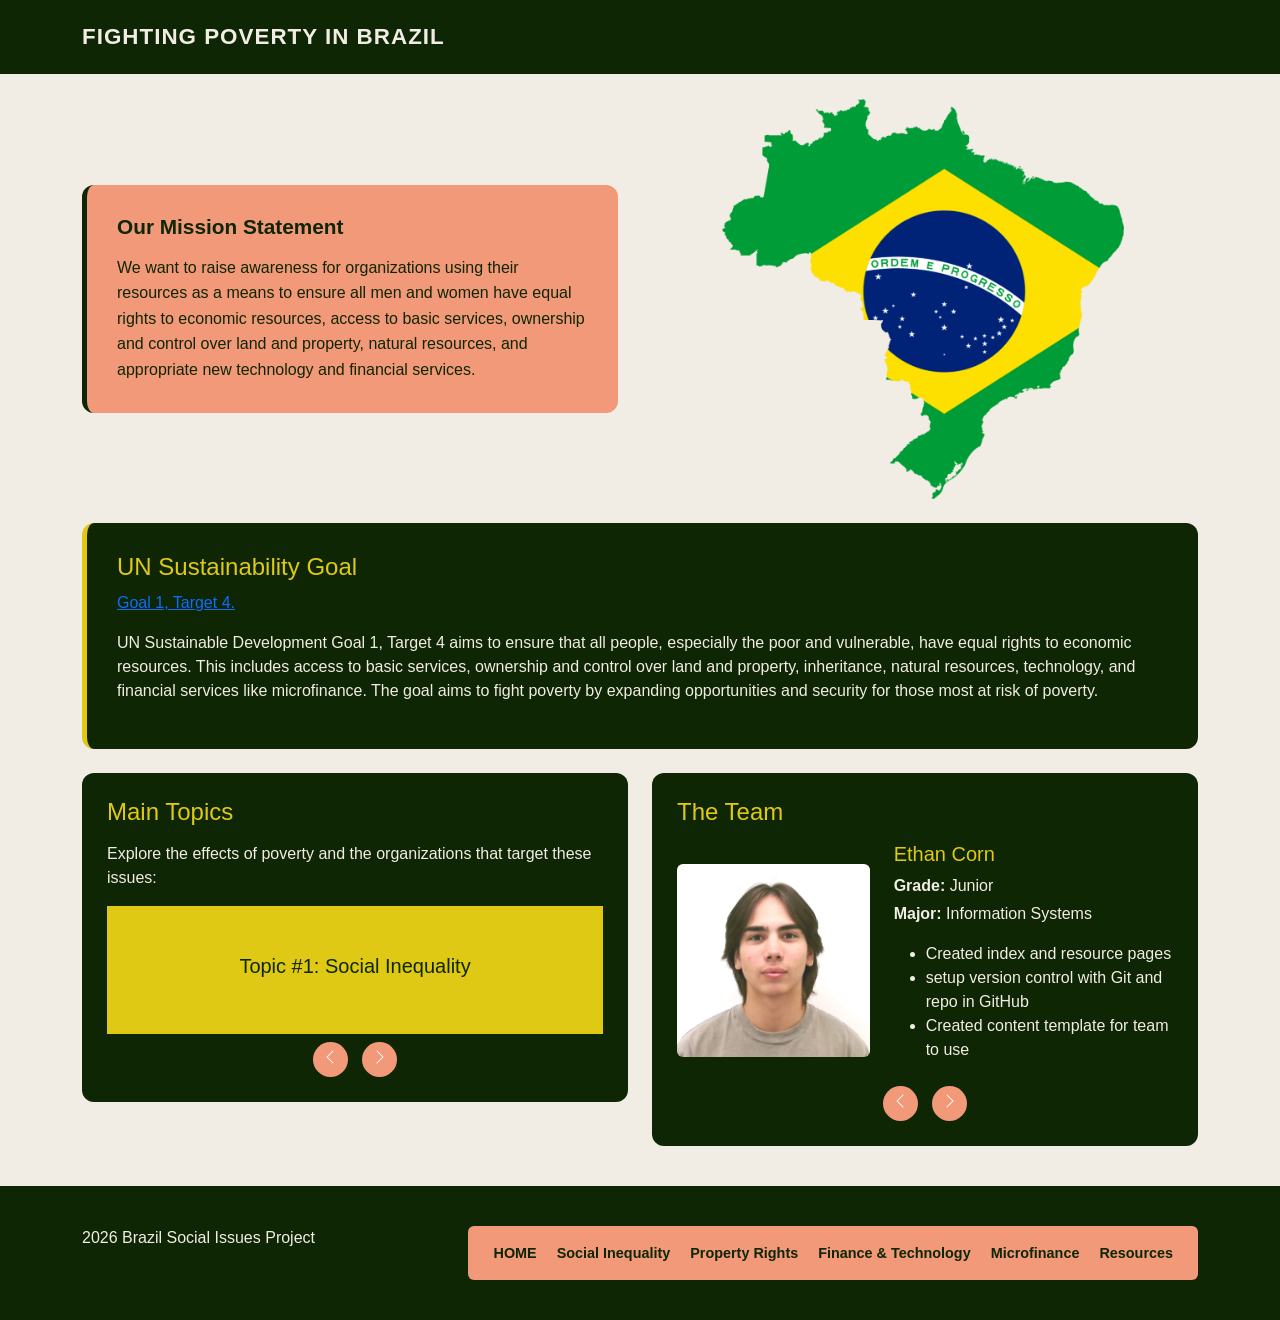
<file: index.html>
<!DOCTYPE html>
<html lang="en">
<head>
    <meta charset="UTF-8">
    <meta name="viewport" content="width=device-width, initial-scale=1.0">
    <title>Poverty In Brazil</title>
    <!-- Bootstrap 5 CSS -->
    <link href="https://cdn.jsdelivr.net/npm/bootstrap@5.3.0/dist/css/bootstrap.min.css" rel="stylesheet">
    <!-- Custom Style -->
    <link rel="stylesheet" href="css/style.css">
</head>
<body>

    <!-- Nav Bar -->
    <nav class="navbar navbar-expand-lg">
        <div class="container">
            <a class="navbar-brand" href="index.html">FIGHTING POVERTY IN BRAZIL</a>
        </div>
    </nav>

    <div class="container">
        <div class="hero-mission-wrapper">
            <!-- Mission statement-->
            <div class="mission-statement">
                <h3 class="text-dark-green">Our Mission Statement</h3>
                <p>We want to raise awareness for organizations using their resources as a means to ensure all men and women
                    have equal rights to economic resources, access to basic services,
                    ownership and control over land and property, natural resources, and appropriate 
                    new technology and financial services.
                </p>
            </div>

            <!-- Hero section | deprecated but leaving this here just in case-->
            <div class="hero-section">
            </div>
        </div>

        <!-- UN goal text box -->
        <div class="un-goal-box mt-4">
            <h4>UN Sustainability Goal</h4>
            <p><a href = "https://sdgs.un.org/goals/goal1#targets_and_indicators">Goal 1, Target 4.</a></p>
            <p>UN Sustainable Development Goal 1, Target 4 aims to ensure that all people,
                especially the poor and vulnerable, have equal rights to economic resources.
                This includes access to basic services, ownership and control over land and property,
                inheritance, natural resources, technology, and financial services like microfinance.
                The goal aims to fight poverty by expanding opportunities and security for those most at risk of poverty.</p>
        </div>

        <!-- Main Content Area -->
        <div class="row mt-4">
            <!-- this is the content carousel that links to the other pages-->
            <div class="col-lg-6">
                <div class="content-box">
                    <h4>Main Topics</h4>
                    <p>Explore the effects of poverty and the organizations that target these issues: </p>
                    <div id="topicCarousel" class="carousel slide" data-bs-ride="carousel">
                        <div class="carousel-inner">
                            <div class="carousel-item active">
                                <a href="page1.html">
                                    <div class="p-5 text-center bg-warning text-dark-green rounded-20" style="background-color: var(--yellow) !important;">
                                        <h5>Topic #1: Social Inequality</h5>
                                    </div>
                                </a>
                            </div>
                            <div class="carousel-item">
                                <a href="page2.html">
                                    <div class="p-5 text-center bg-warning text-dark-green rounded-20" style="background-color: var(--yellow) !important;">
                                        <h5>Topic #2: Property Rights</h5>
                                    </div>
                                </a>
                            </div>
                            <!-- More items as needed ensure that you rename the pages if you copy and paste -->

                                <div class="carousel-item">
                                <a href="page3.html">
                                    <div class="p-5 text-center bg-warning text-dark-green rounded-20" style="background-color: var(--yellow) !important;">
                                        <h5>Topic #3: Finance & Technology</h5>
                                    </div>
                                </a>
                            </div>
                                <div class="carousel-item">
                                <a href="page4.html">
                                    <div class="p-5 text-center bg-warning text-dark-green rounded-20" style="background-color: var(--yellow) !important;">
                                        <h5>Topic #4: Microfinance</h5>
                                    </div>
                                </a>
                            </div>
                                <div class="carousel-item">
                                <a href="resources.html">
                                    <div class="p-5 text-center bg-warning text-dark-green rounded-20" style="background-color: var(--yellow) !important;">
                                        <h5>Resources</h5>
                                    </div>
                                </a>
                            </div>
                        </div>
                    </div>
                    <!-- Arrows below carousel -->
                    <div class="text-center mt-2">
                        <button class="carousel-control-prev" type="button" data-bs-target="#topicCarousel" data-bs-slide="prev">
                            <span class="carousel-control-prev-icon" aria-hidden="true"></span>
                        </button>
                        <button class="carousel-control-next" type="button" data-bs-target="#topicCarousel" data-bs-slide="next">
                            <span class="carousel-control-next-icon" aria-hidden="true"></span>
                        </button>
                    </div>
                </div>
            </div>

            <!-- Team Carousel -->
            <div class="col-lg-6">
                <div class="team-box">
                    <h4>The Team</h4>
                    <div id="teamCarousel" class="carousel slide" data-bs-interval="false">
                        <div class="carousel-inner">
                            <!-- Member 1-->
                            <div class="carousel-item active">
                                <div class="row align-items-center">
                                    <div class="col-5">
                                        <img src="images/index/ethan_corn_headshot_infs2400.jpg" class="img-fluid rounded" alt="Ethan Corn">
                                    </div>
                                    <div class="col-7">
                                        <h5 class="text-yellow">Ethan Corn</h5>
                                        <p class="mb-1"><strong>Grade:</strong> Junior </p>
                                        <p><strong>Major:</strong> Information Systems</p>
                                        <p class="small mt-2">
                                            <ul>
                                                <li>Created index and resource pages</li>
                                                <li>setup version control with Git and repo in GitHub</li>
                                                <li>Created content template for team to use</li>
                                            </ul>
                                            </p>
                                    </div>
                                </div>
                            </div>
                            <!-- Member 2 -->
                            <div class="carousel-item">
                                <div class="row align-items-center">
                                    <div class="col-5">
                                        <img src="images/index/IMG_2438.jpg" class="img-fluid rounded" alt="Aidan Hutson">
                                    </div>
                                    <div class="col-7">
                                        <h5 class="text-yellow">Aidan Hutson</h5>
                                        <p class="mb-1"><strong>Grade:</strong> Sophomore</p>
                                        <p><strong>Major:</strong> Information Systems</p>
                                        <p class="small mt-2">
                                            <ul>
                                                <li>Created page 1 and page 2 of this website</li>
                                                <li>Helped to divide the tasks among us</li>
                                                <li>Created the design inspiration powerpoint</li>
                                                <li>Helped identify core audience and values for the website</li>
                                            </ul>
                                        </p>
                                    </div>
                                </div>
                            </div>
                            <!-- Member 3 -->
                            <div class="carousel-item">
                                <div class="row align-items-center">
                                    <div class="col-5">
                                        <img src="images/index/justin_kostmayer_headshot_infs2400.jpeg" class="img-fluid rounded" alt="Justin Kostmayer">
                                    </div>
                                    <div class="col-7">
                                        <h5 class="text-yellow">Justin Kostmayer</h5>
                                        <p class="mb-1"><strong>Grade:</strong> Sophomore</p>
                                        <p><strong>Major:</strong> Information Systems</p>
                                        <p class="small mt-2">
                                            <ul>
                                                <li>Created page 3 and page 4. </li>
                                                <li>Helped present the presentation video</li>
                                                <li>Managed writing the ten design principles to help with site design.</li>
                                                <li>Organized team meetings & notes</li>
                                            </ul>
                                        </p>
                                        </div>
                                </div>
                            </div>
                            <!-- Member 4 -->
                            <div class="carousel-item">
                                <div class="row align-items-center">
                                    <div class="col-5">
                                        <img src="images/index/engy_nagib_headshot_infs_2400.jpeg" class="img-fluid rounded" alt="Member 4">
                                    </div>
                                    <div class="col-7">
                                        <h5 class="text-yellow">Engy Nagib</h5>
                                        <p class="mb-1"><strong>Grade:</strong> Freshman</p>
                                        <p><strong>Major:</strong> Information Systems</p>
                                        <p class="small mt-2">
                                            <ul>
                                                <li>Design</li>
                                                <li>formatting</li>
                                                <li>ensuring project stayed within scope of proposal</li>
                                            </ul>
                                        </p>
                                    </div>
                                </div>
                            </div>
                        </div>
                    </div>
                    <!-- Arrows below -->
                    <div class="text-center mt-2">
                        <button class="carousel-control-prev" type="button" data-bs-target="#teamCarousel" data-bs-slide="prev">
                            <span class="carousel-control-prev-icon" aria-hidden="true"></span>
                        </button>
                        <button class="carousel-control-next" type="button" data-bs-target="#teamCarousel" data-bs-slide="next">
                            <span class="carousel-control-next-icon" aria-hidden="true"></span>
                        </button>
                    </div>
                </div>
            </div>
        </div>
    </div>

    <!-- Footer -->
    <footer>
        <div class="container clearfix">
            <p class="float-start">2026 Brazil Social Issues Project</p>
            <div class="footer-nav-box">
                <ul class="d-flex align-items-center mb-0">
                    <li><a href="index.html">HOME</a></li>
                    <li><a href="page1.html">Social Inequality</a></li>
                    <li><a href="page2.html">Property Rights</a></li>
                    <li><a href="page3.html">Finance & Technology</a></li>
                    <li><a href="page4.html">Microfinance</a></li>
                    <li><a href="resources.html">Resources</a></li>
                </ul>
            </div>
        </div>
    </footer>
    <!-- Bootstrap 5 JS Bundle -->
    <script src="https://cdn.jsdelivr.net/npm/bootstrap@5.3.0/dist/js/bootstrap.bundle.min.js"></script>

</body>
</html>
</file>
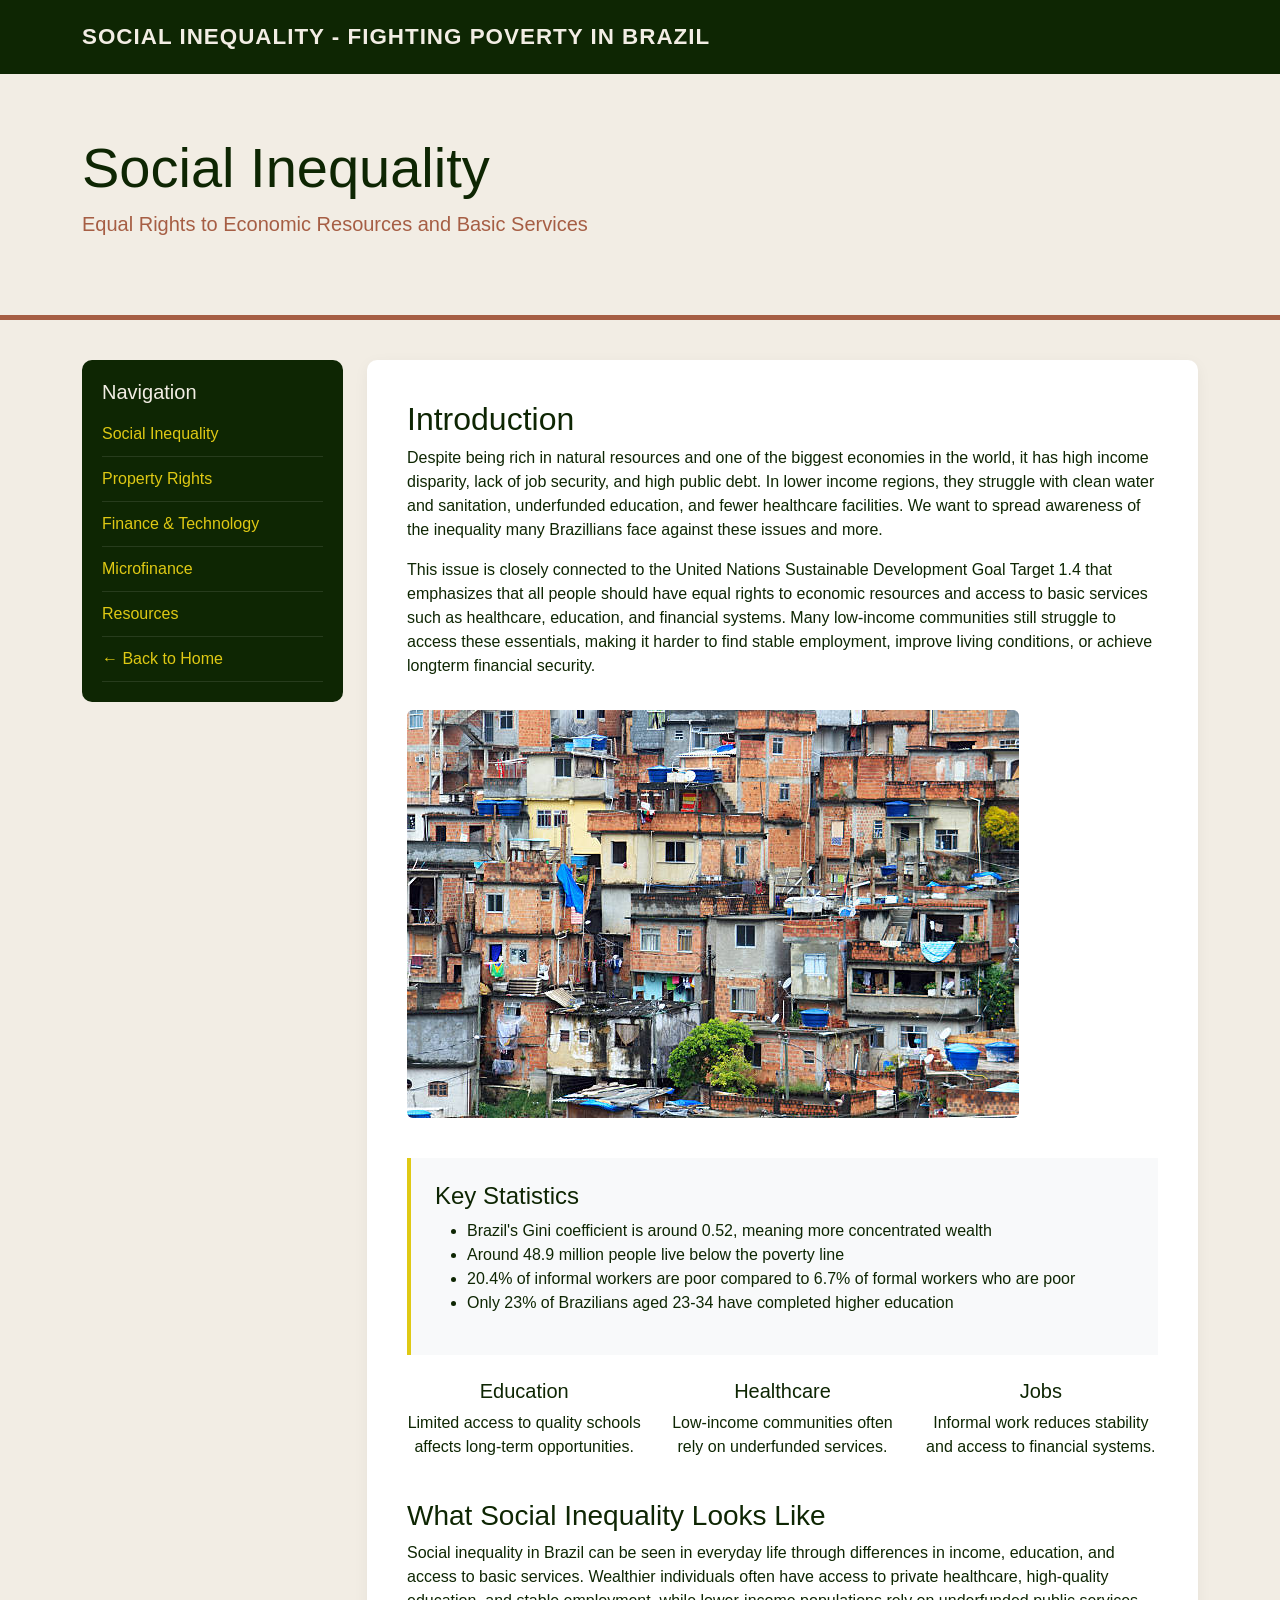
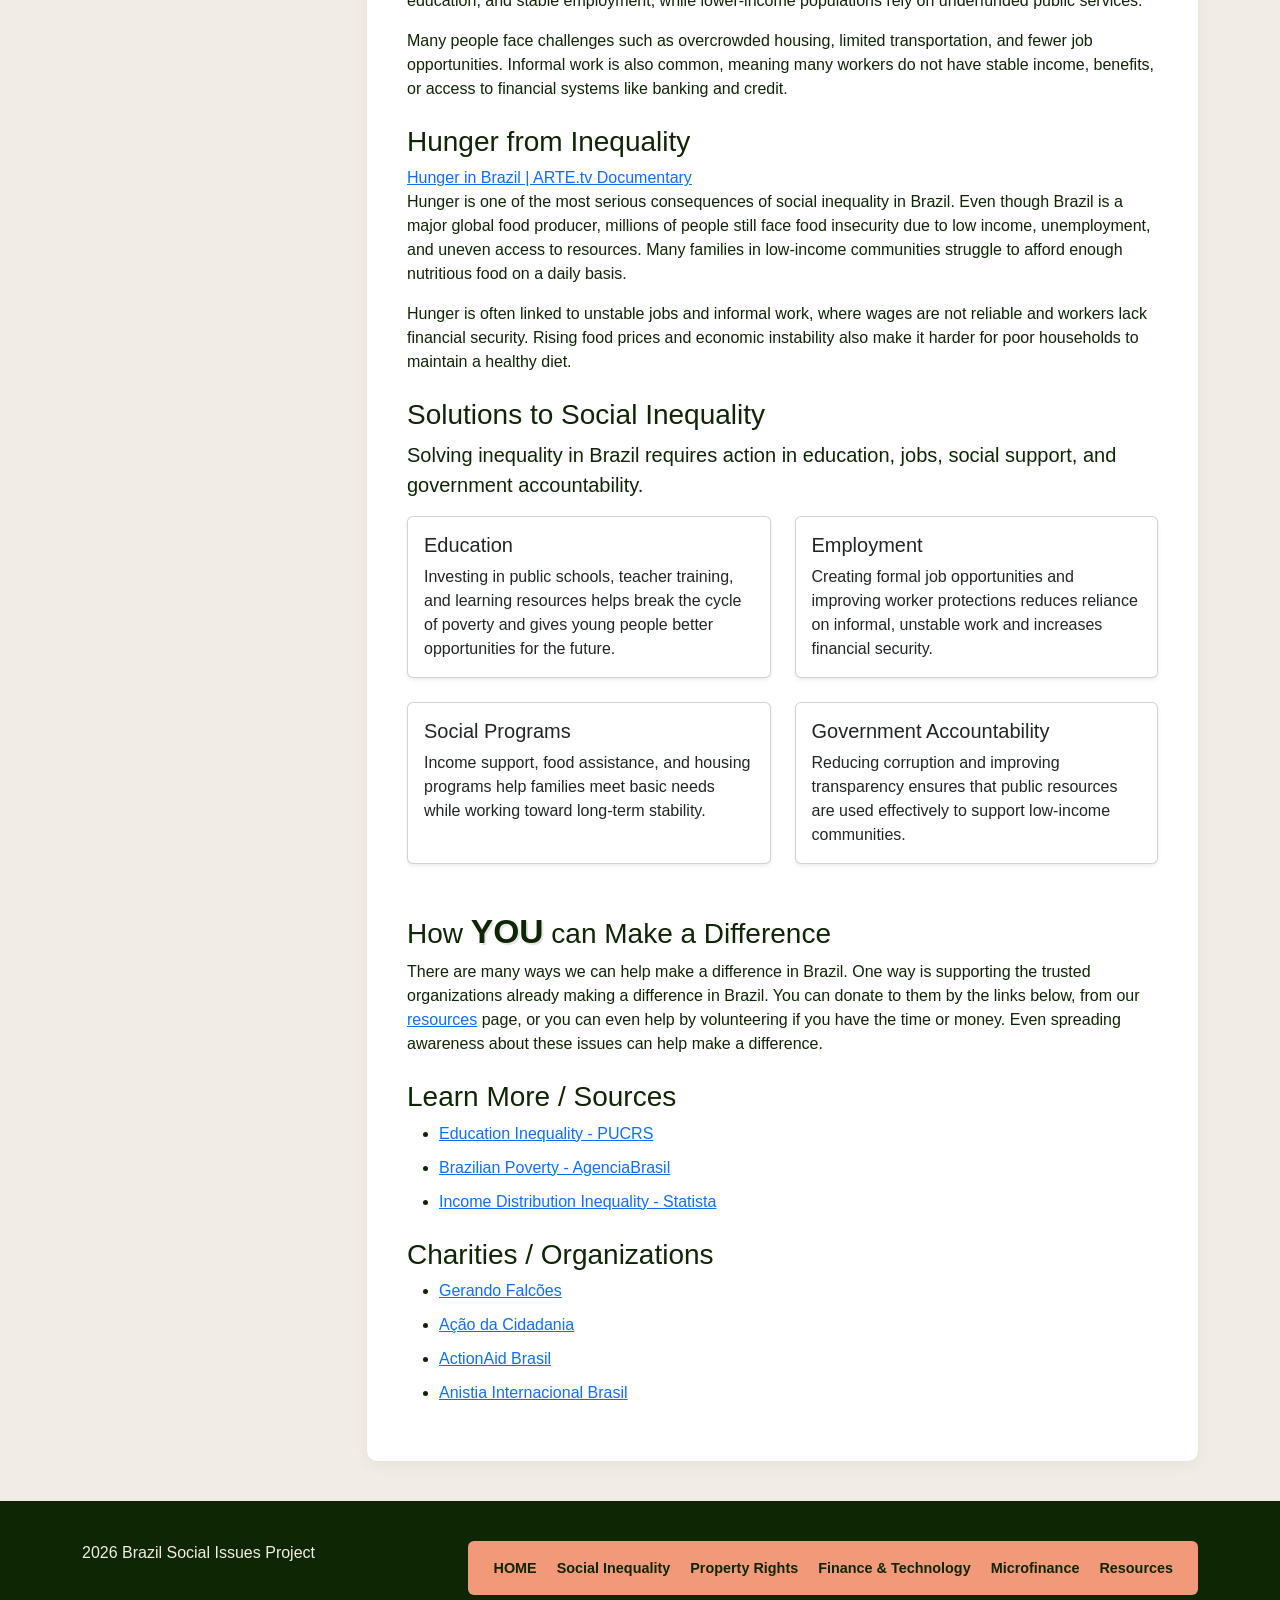
<file: page1.html>
<head>
<!--have equal rights to economic resources, as well as access to basic services,-->

    <meta charset="UTF-8">
    <meta name="viewport" content="width=device-width, initial-scale=1.0">
    <title>Social Inequality</title>
    <!-- Bootstrap 5 CSS -->
    <link href="https://cdn.jsdelivr.net/npm/bootstrap@5.3.0/dist/css/bootstrap.min.css" rel="stylesheet">
    
    <link rel="stylesheet" href="css/style.css">
    <link rel="stylesheet" href="css/stylepages.css">
</head>
<body>

    <!-- Nav Bar -->
    <nav class="navbar navbar-expand-lg">
        <div class="container">
            <a class="navbar-brand" href="index.html">SOCIAL INEQUALITY - FIGHTING POVERTY IN BRAZIL</a>
        </div>
    </nav>

    <!-- Header Banner -->
    <header class="header-banner">
        <div class="container">
            <h1 class="display-4">Social Inequality</h1>
            <p class="lead" style="color: var(--rust);">Equal Rights to Economic Resources and Basic Services</p>
        </div>
        
        
    </header>
    
    <div class="container">
        <div class="row">
            <!-- Sidebar -->
            <div class="col-md-3">
            <div class="sidebar-nav sticky-sidebar">
                <h5>Navigation</h5>
                <a href="page1.html">Social Inequality</a>
                <a href="page2.html">Property Rights</a>
                <a href="page3.html">Finance & Technology</a>
                <a href="page4.html">Microfinance</a>
                <a href="resources.html">Resources</a>
                <a href="index.html">← Back to Home</a>
            </div>
        </div>
    
        
            <!-- Main Content -->
            <div class="col-md-9">
                <div class="content-main">
                    <h2 class="text-dark-green">Introduction</h2>
                    <p>

                        Despite being rich in natural resources and one of the biggest economies in the world, it has high income disparity, lack of job security, and
                        high public debt. In lower income regions, they struggle with clean water and sanitation, underfunded education, and fewer healthcare facilities. 
                        We want to spread awareness of the inequality many Brazillians face against these issues and more. 
                    </p>
                    <p>
                        This issue is closely connected to the United Nations Sustainable Development Goal
                        Target 1.4 that emphasizes that all people should have equal rights to economic
                        resources and access to basic services such as healthcare, education, and financial
                        systems. Many low-income communities still struggle to access these
                        essentials, making it harder to find stable employment, improve living conditions,
                        or achieve longterm financial security.
                    </p>
                    <img class="img-fluid rounded my-3" src="images\gettyimages-135379850-612x612.jpg" alt="Brazil Houses">
            
                    <div class="my-4 p-4 bg-light border-start border-4 border-warning" style="border-left-color: var(--yellow) !important;">
                        <h4>Key Statistics</h4>
                        <ul>
                            <li>Brazil's Gini coefficient is around 0.52, meaning more concentrated wealth</li>
                            <li>Around 48.9 million people live below the poverty line</li>
                            <li>20.4% of informal workers are poor compared to 6.7% of formal workers who are poor</li>
                            <li>Only 23% of Brazilians aged 23-34 have completed higher education</li>
                        </ul>
                    </div>
                    <div class="row text-center my-4">
                    <div class="col-md-4">
                            <h5>Education</h5>
                            <p>Limited access to quality schools affects long-term opportunities.</p>
                        </div>

                        <div class="col-md-4">
                            <h5>Healthcare</h5>
                            <p>Low-income communities often rely on underfunded services.</p>
                        </div>

                        <div class="col-md-4">
                            <h5>Jobs</h5>
                            <p>Informal work reduces stability and access to financial systems.</p>
                        </div>
                    </div>
                    <h3 class="mt-4">What Social Inequality Looks Like</h3>
                    
                    <p>
                    Social inequality in Brazil can be seen in everyday life through differences in
                    income, education, and access to basic services. Wealthier individuals often have
                    access to private healthcare, high-quality education, and stable employment,
                    while lower-income populations rely on underfunded public services.
                    </p>
                    <p>
                        Many people face challenges such as overcrowded housing,
                        limited transportation, and fewer job opportunities. Informal work is also common,
                        meaning many workers do not have stable income, benefits, or access to financial
                        systems like banking and credit. 
                    </p>

                    <h3 class="mt-4">Hunger from Inequality</h3>
                    <a href="https://www.google.com/url?sa=t&source=web&rct=j&opi=89978449&url=https://www.youtube.com/watch%3Fv%3Dj1FjqXwGVdw&ved=2ahUKEwjc4On76o-UAxU0j4kEHQNkIJIQ3aoNegQIGBAU&usg=AOvVaw1q1cuC0QoTQ24kGcZwEmFx" target="_blank">Hunger in Brazil | ARTE.tv Documentary</a>
                    <br>
                    <p>
                        Hunger is one of the most serious consequences of social inequality in Brazil. 
                        Even though Brazil is a major global food producer, millions of people still face 
                        food insecurity due to low income, unemployment, and uneven access to resources. Many families in low-income communities
                        struggle to afford enough nutritious food on a daily basis.
                    </p>
                    <p>
                    Hunger is often linked to unstable jobs and informal work, 
                    where wages are not reliable and workers lack
                    financial security. Rising food prices and economic instability also make it harder for poor households to maintain a healthy diet.
                    </p>

                    <h3 class="mt-4">Solutions to Social Inequality</h3>

                    <p class="lead">
                    Solving inequality in Brazil requires action in education, jobs, social support, and government accountability.
                    </p>

                    <div class="row mt-3">

                    <div class="col-md-6 mb-4">
                        <div class="card h-100 shadow-sm">
                        <div class="card-body">
                            <h5 class="card-title">Education</h5>
                            <p class="card-text">
                            Investing in public schools, teacher training, and learning resources helps break the cycle of poverty and gives young people better opportunities for the future.
                            </p>
                        </div>
                        </div>
                    </div>


                    <div class="col-md-6 mb-4">
                        <div class="card h-100 shadow-sm">
                        <div class="card-body">
                            <h5 class="card-title">Employment</h5>
                            <p class="card-text">
                            Creating formal job opportunities and improving worker protections reduces reliance on informal, unstable work and increases financial security.
                            </p>
                        </div>
                        </div>
                    </div>


                    <div class="col-md-6 mb-4">
                        <div class="card h-100 shadow-sm">
                        <div class="card-body">
                            <h5 class="card-title">Social Programs</h5>
                            <p class="card-text">
                            Income support, food assistance, and housing programs help families meet basic needs while working toward long-term stability.
                            </p>
                        </div>
                        </div>
                    </div>

                    <div class="col-md-6 mb-4">
                        <div class="card h-100 shadow-sm">
                        <div class="card-body">
                            <h5 class="card-title">Government Accountability</h5>
                            <p class="card-text">
                            Reducing corruption and improving transparency ensures that public resources are used effectively to support low-income communities.
                            </p>
                        </div>
                        </div>
                    </div>
                    </div>

                    <h3 class="mt-4">How <span class="highlight-you">YOU</span> can Make a Difference</h3>
                    <p>
                                    
                        There are many ways we can help make a difference in Brazil. One way is supporting the trusted organizations already making
                        a difference in Brazil. You can donate to them by the links below, 
                        from our <a href="resources.html">resources</a> page, or you can even help by volunteering if you have the time 
                        or money. Even spreading awareness about these issues can help make a difference.
                    </p>

                    <h3 class="mt-4">Learn More / Sources</h3>
                    <ul class="links-list">
                    <li>
                        <a href="https://portal.pucrs.br/en/news/social-impact/Reducing-inequalities-in-access-to-higher-education-is-losing-steam--PUCRS-research-shows/" target="_blank">
                            Education Inequality - PUCRS
                        </a>
                    </li>
                    <li>
                        <a href="https://agenciabrasil.ebc.com.br/en/economia/noticia/2025-12/over-86-million-escape-poverty-brazil-hits-best-level-2012" target="_blank">
                            Brazilian Poverty - AgenciaBrasil
                        </a>
                    </li>
                    <li>
                        <a href="https://www.statista.com/statistics/981226/income-distribution-gini-coefficient-brazil/#google_vignette" target="_blank">
                            Income Distribution Inequality - Statista
                        </a>
                    </li>
                    </ul>
                    <h3 class="mt-4">Charities / Organizations</h3>
                    <ul class="links-list">
                        <li><a href="https://gerandofalcoes.com/" target="_blank">Gerando Falcões</a></li>
                        <li><a href="https://www.acaodacidadania.org.br/" target="_blank">Ação da Cidadania</a></li>
                        <li><a href="https://www.right2city.org/organizations/aab/" target="_blank">ActionAid Brasil</a></li>
                        <li><a href="https://anistia.org.br/" target="_blank">Anistia Internacional Brasil</a></li>
                    </ul>





                </div>
            </div>
        </div>
    </div>
    
    <!-- Footer -->
    <footer>
        <div class="container clearfix">
            <p class="float-start">2026 Brazil Social Issues Project</p>
            <div class="footer-nav-box">
                <ul class="d-flex align-items-center mb-0">
                    <li><a href="index.html">HOME</a></li>
                    <li><a href="page1.html">Social Inequality</a></li>
                    <li><a href="page2.html">Property Rights</a></li>
                    <li><a href="page3.html">Finance & Technology</a></li>
                    <li><a href="page4.html">Microfinance</a></li>
                    <li><a href="resources.html">Resources</a></li>
                </ul>
            </div>
        </div>
    </footer>
    
    <!-- Bootstrap 5 JS -->
    <script src="https://cdn.jsdelivr.net/npm/bootstrap@5.3.0/dist/js/bootstrap.bundle.min.js"></script>
</body>
</html>
</file>
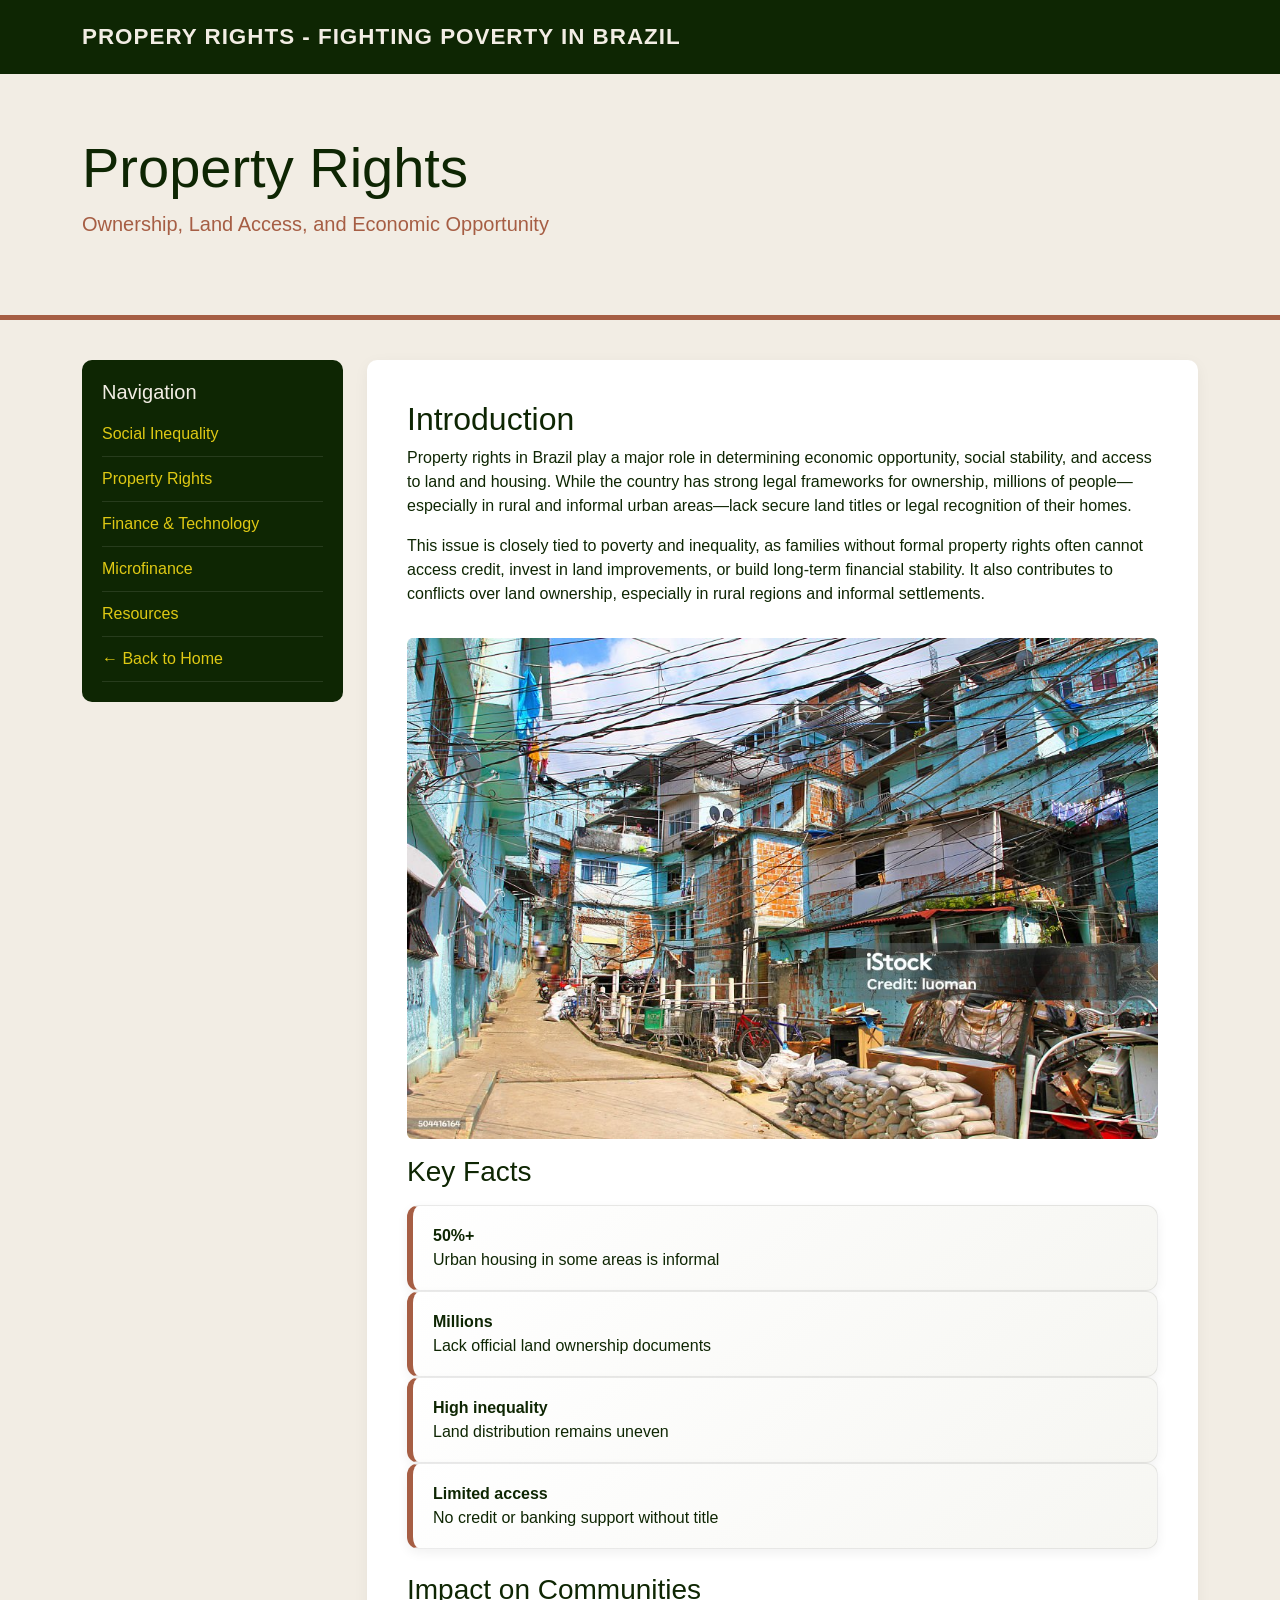
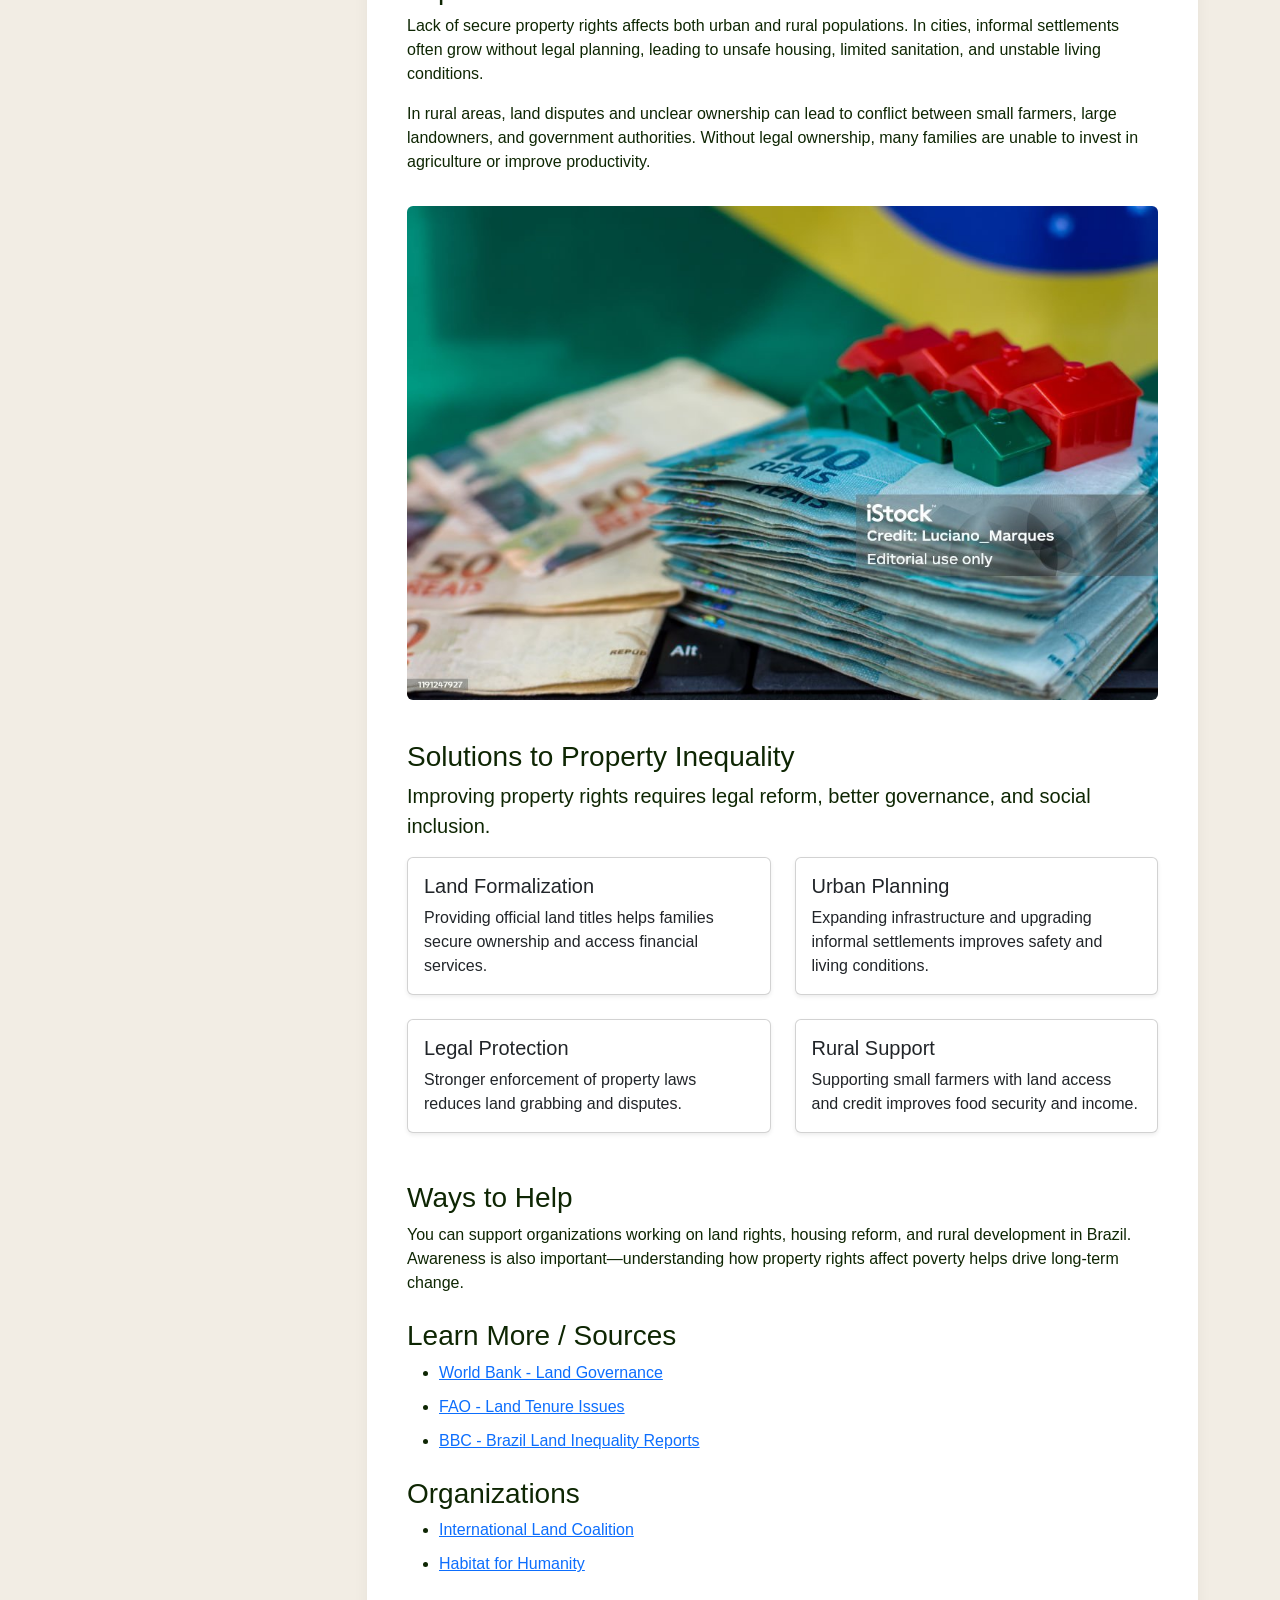
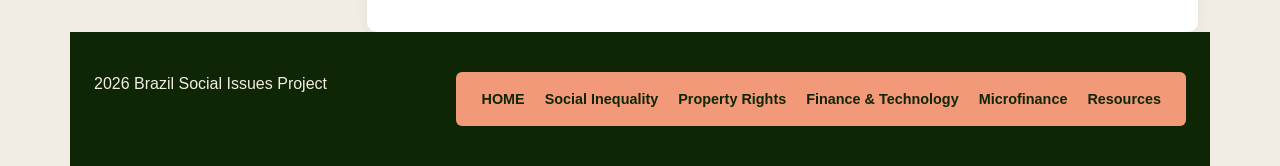
<file: page2.html>
<!DOCTYPE html>
<html lang="en">
<head>
    <!-- ownership and control over land and other forms of property, inheritance, natural resources -->
    <meta charset="UTF-8">
    <meta name="viewport" content="width=device-width, initial-scale=1.0">
    <title>Property Rights - Brazil Social Issues</title>

    <!-- Bootstrap 5 CSS -->
    <link href="https://cdn.jsdelivr.net/npm/bootstrap@5.3.0/dist/css/bootstrap.min.css" rel="stylesheet">

    <!-- Custom Style -->
    <link rel="stylesheet" href="css/style.css">
    <link rel="stylesheet" href="css/stylepages.css">
    
</head>

<body>

<!-- Nav Bar -->
    <nav class="navbar navbar-expand-lg">
        <div class="container">
            <a class="navbar-brand" href="index.html">PROPERY RIGHTS - FIGHTING POVERTY IN BRAZIL</a>
        </div>
    </nav>

<!-- HEADER -->
<header class="header-banner">
    <div class="container">
        <h1 class="display-4">Property Rights</h1>
        <p class="lead" style="color: var(--rust);">
            Ownership, Land Access, and Economic Opportunity
        </p>
    </div>
</header>

<div class="container">
    <div class="row">

        <div class="container">
        <div class="row">
            <!-- Sidebar -->
            <div class="col-md-3">
            <div class="sidebar-nav sticky-sidebar">
                <h5>Navigation</h5>
                <a href="page1.html">Social Inequality</a>
                <a href="page2.html">Property Rights</a>
                <a href="page3.html">Finance & Technology</a>
                <a href="page4.html">Microfinance</a>
                <a href="resources.html">Resources</a>
                <a href="index.html">← Back to Home</a>
            </div>
        </div>
            

        <!-- MAIN CONTENT -->
        <div class="col-md-9">
            <div class="content-main">

                <h2 class="text-dark-green">Introduction</h2>
                <p>
                    Property rights in Brazil play a major role in determining economic opportunity,
                    social stability, and access to land and housing. While the country has strong legal
                    frameworks for ownership, millions of people—especially in rural and informal urban
                    areas—lack secure land titles or legal recognition of their homes.
                </p>

                <p>
                    This issue is closely tied to poverty and inequality, as families without formal property
                    rights often cannot access credit, invest in land improvements, or build long-term financial stability.
                    It also contributes to conflicts over land ownership, especially in rural regions and informal settlements.
                </p>

                <img class="img-fluid rounded my-3"
                     src="images\istockphoto-504416164-1024x1024.jpg"
                     alt="Brazil informal housing and land settlement">

                <div class="section-box">
                <h3 class="highlight-title">Key Facts</h3>

                <div class="stats-grid mt-3">

                    <div class="stat-box">
                        <b>50%+</b><br>
                        Urban housing in some areas is informal
                    </div>

                    <div class="stat-box">
                        <b>Millions</b><br>
                        Lack official land ownership documents
                    </div>

                    <div class="stat-box">
                        <b>High inequality</b><br>
                        Land distribution remains uneven
                    </div>

                    <div class="stat-box">
                        <b>Limited access</b><br>
                        No credit or banking support without title
                    </div>

                </div>
            </div>

                
                <h3 class="mt-4">Impact on Communities</h3>
                <p>
                    Lack of secure property rights affects both urban and rural populations. In cities,
                    informal settlements often grow without legal planning, leading to unsafe housing,
                    limited sanitation, and unstable living conditions.
                </p>

                <p>
                    In rural areas, land disputes and unclear ownership can lead to conflict between small farmers,
                    large landowners, and government authorities. Without legal ownership, many families are unable to
                    invest in agriculture or improve productivity.
                </p>

                
                <img src=images\istockphoto-1191247927-1024x1024.jpg
                     class="img-fluid rounded my-3"
                     alt="Property Rights Brazil">

                
                <h3 class="mt-4">Solutions to Property Inequality</h3>

                <p class="lead">
                    Improving property rights requires legal reform, better governance, and social inclusion.
                </p>

                <div class="row mt-3">

                    <div class="col-md-6 mb-4">
                        <div class="card h-100 shadow-sm">
                            <div class="card-body">
                                <h5 class="card-title">Land Formalization</h5>
                                <p class="card-text">
                                    Providing official land titles helps families secure ownership and access financial services.
                                </p>
                            </div>
                        </div>
                    </div>

                    <div class="col-md-6 mb-4">
                        <div class="card h-100 shadow-sm">
                            <div class="card-body">
                                <h5 class="card-title">Urban Planning</h5>
                                <p class="card-text">
                                    Expanding infrastructure and upgrading informal settlements improves safety and living conditions.
                                </p>
                            </div>
                        </div>
                    </div>

                    <div class="col-md-6 mb-4">
                        <div class="card h-100 shadow-sm">
                            <div class="card-body">
                                <h5 class="card-title">Legal Protection</h5>
                                <p class="card-text">
                                    Stronger enforcement of property laws reduces land grabbing and disputes.
                                </p>
                            </div>
                        </div>
                    </div>

                    <div class="col-md-6 mb-4">
                        <div class="card h-100 shadow-sm">
                            <div class="card-body">
                                <h5 class="card-title">Rural Support</h5>
                                <p class="card-text">
                                    Supporting small farmers with land access and credit improves food security and income.
                                </p>
                            </div>
                        </div>
                    </div>

                </div>

                <!-- CALL TO ACTION -->
                <h3 class="mt-4">Ways to Help</h3>
                <p>
                    You can support organizations working on land rights, housing reform, and rural development in Brazil.
                    Awareness is also important—understanding how property rights affect poverty helps drive long-term change.
                </p>

                <!-- SOURCES -->
                <h3 class="mt-4">Learn More / Sources</h3>
                <ul class="links-list">
                    <li><a href="https://www.worldbank.org/" target="_blank">World Bank - Land Governance</a></li>
                    <li><a href="https://www.fao.org/" target="_blank">FAO - Land Tenure Issues</a></li>
                    <li><a href="https://www.bbc.com/" target="_blank">BBC - Brazil Land Inequality Reports</a></li>
                </ul>

                <!-- ORGANIZATIONS -->
                <h3 class="mt-4">Organizations</h3>
                <ul class="links-list">
                    <li><a href="https://www.landcoalition.org/" target="_blank">International Land Coalition</a></li>
                    <li><a href="https://www.habitat.org/" target="_blank">Habitat for Humanity</a></li>
                </ul>

            </div>
        </div>
    </div>
</div>

<!-- FOOTER -->
    <footer>
        <div class="container clearfix">
            <p class="float-start">2026 Brazil Social Issues Project</p>
            <div class="footer-nav-box">
                <ul class="d-flex align-items-center mb-0">
                    <li><a href="index.html">HOME</a></li>
                    <li><a href="page1.html">Social Inequality</a></li>
                    <li><a href="page2.html">Property Rights</a></li>
                    <li><a href="page3.html">Finance & Technology</a></li>
                    <li><a href="page4.html">Microfinance</a></li>
                    <li><a href="resources.html">Resources</a></li>
                </ul>
            </div>
        </div>
    </footer>
<!-- Bootstrap JS -->
<script src="https://cdn.jsdelivr.net/npm/bootstrap@5.3.0/dist/js/bootstrap.bundle.min.js"></script>

</body>
</html>
</file>
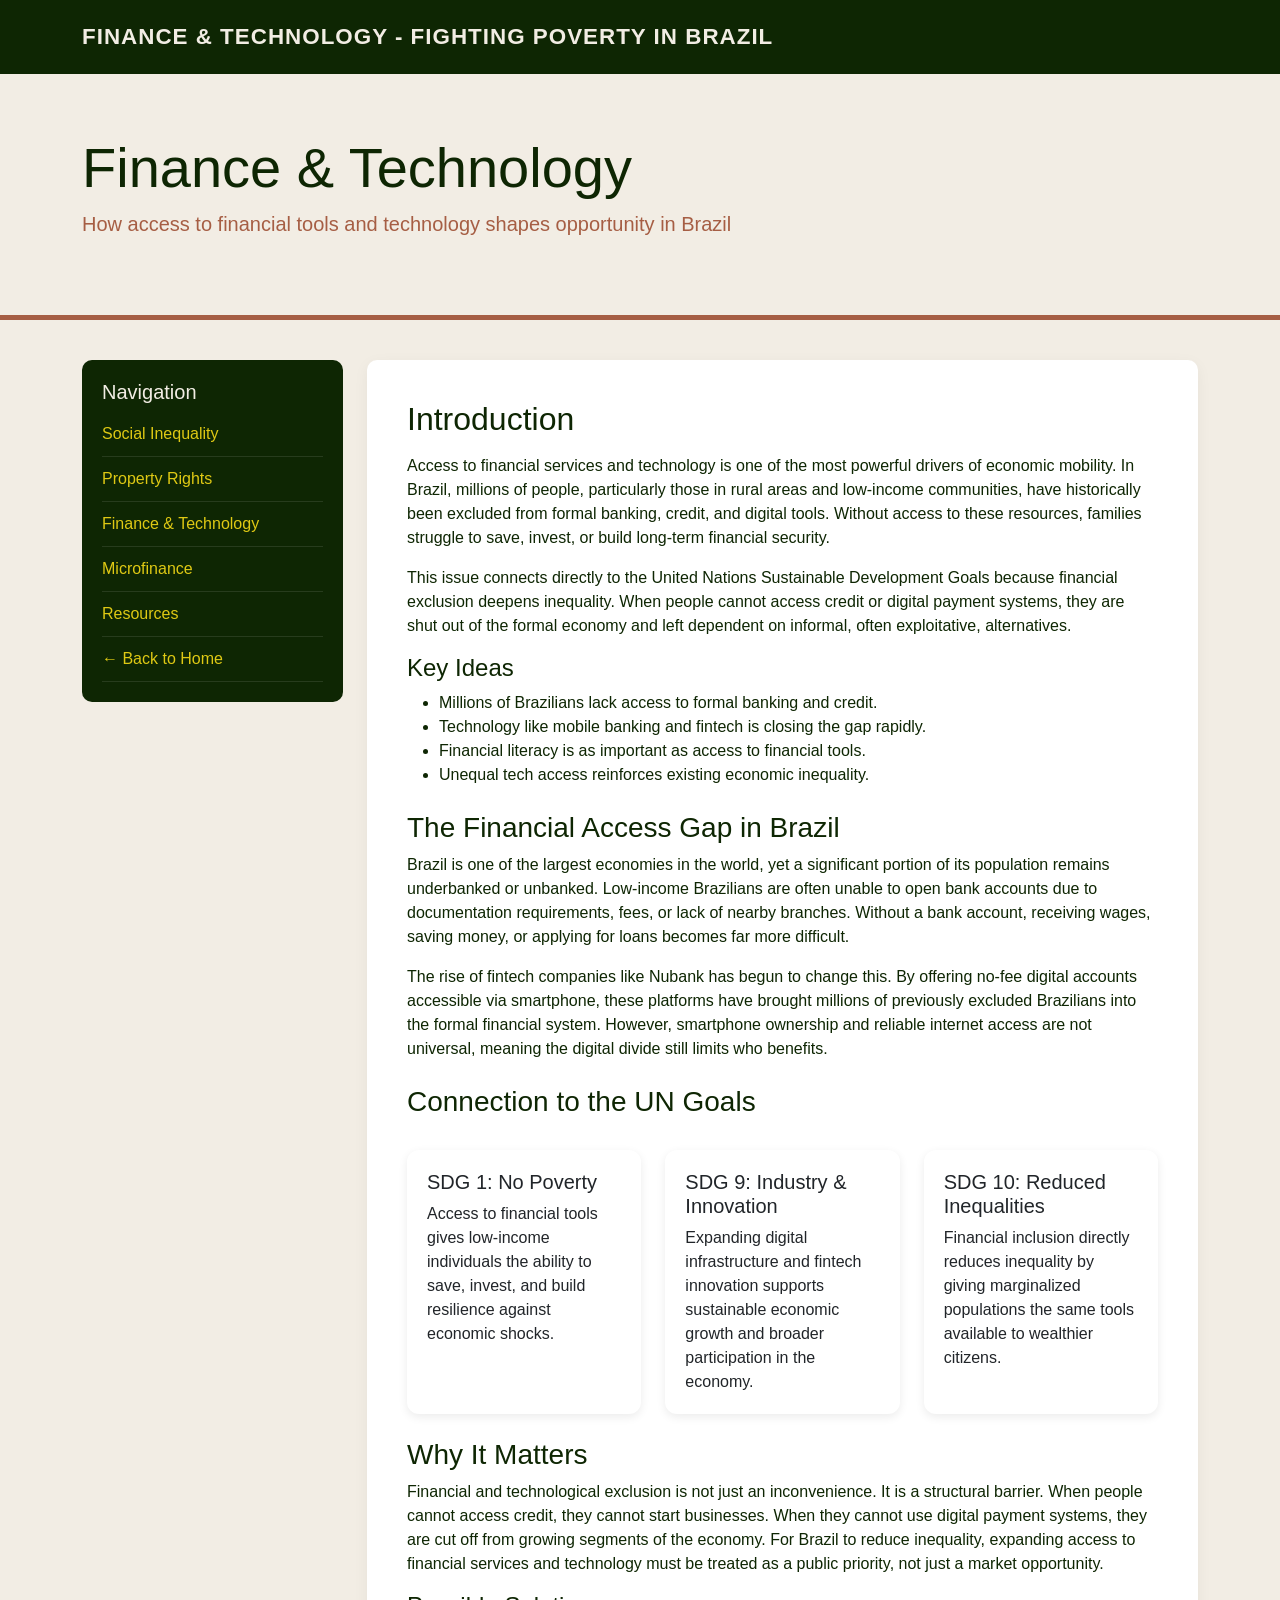
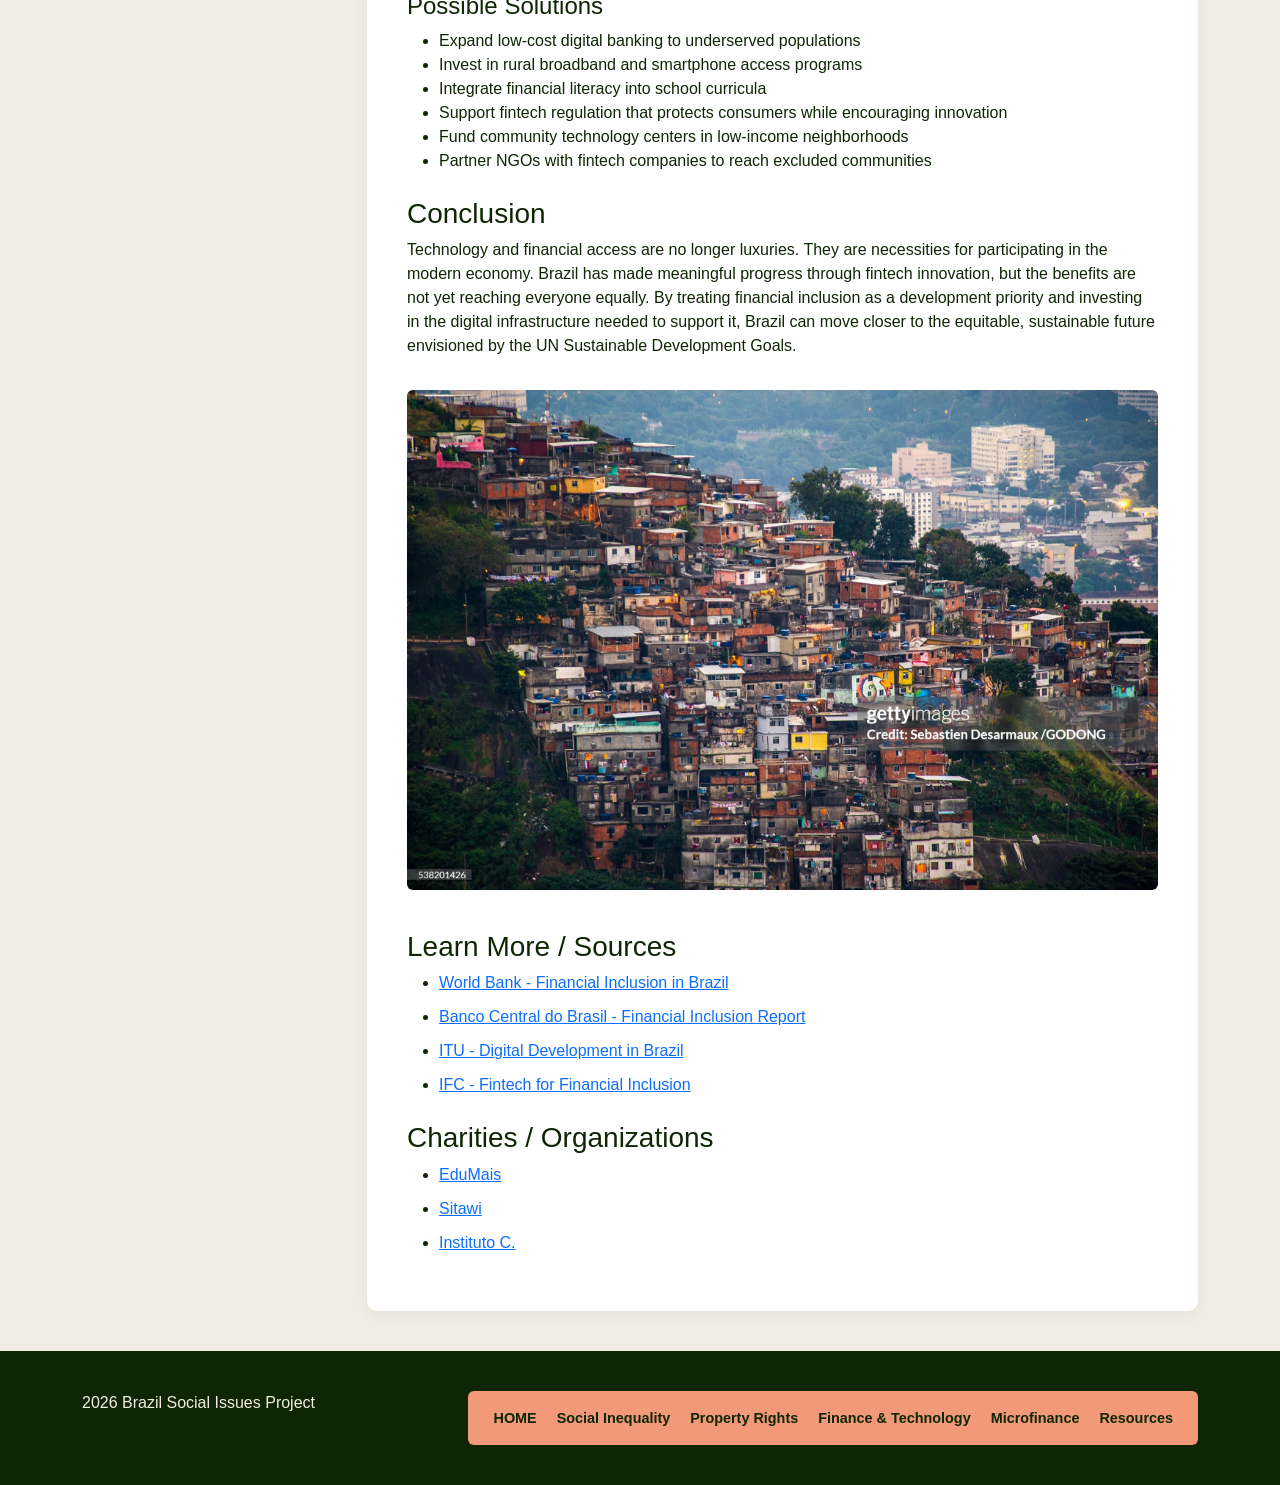
<file: page3.html>
<!DOCTYPE html>
<html lang="en">
<head>
    <meta charset="UTF-8">
    <meta name="viewport" content="width=device-width, initial-scale=1.0">
    <title>Finance & Technology - Brazil Social Issues</title>

    <link href="https://cdn.jsdelivr.net/npm/bootstrap@5.3.0/dist/css/bootstrap.min.css" rel="stylesheet">
    <link rel="stylesheet" href="css/style.css">
    <link rel="stylesheet" href="css/stylepages.css">
        
</head>
<body>

    <!-- Nav Bar -->
    <nav class="navbar navbar-expand-lg">
        <div class="container">
            <a class="navbar-brand" href="index.html">FINANCE & TECHNOLOGY - FIGHTING POVERTY IN BRAZIL</a>
        </div>
    </nav>

    <header class="header-banner">
        <div class="container">
            <h1 class="display-4">Finance & Technology</h1>
            <p class="lead" style="color: var(--rust);">
                How access to financial tools and technology shapes opportunity in Brazil
            </p>
        </div>
    </header>

    <div class="container">
        <div class="row">
            <!-- Sidebar -->
            <div class="col-md-3">
            <div class="sidebar-nav sticky-sidebar">
                <h5>Navigation</h5>
                <a href="page1.html">Social Inequality</a>
                <a href="page2.html">Property Rights</a>
                <a href="page3.html">Finance & Technology</a>
                <a href="page4.html">Microfinance</a>
                <a href="resources.html">Resources</a>
                <a href="index.html">← Back to Home</a>
            </div>
        </div>

            <div class="col-md-9">
                <div class="content-main">
                    <h2 class="mb-3">Introduction</h2>
                    <p>
                        Access to financial services and technology is one of the most powerful drivers of economic
                        mobility. In Brazil, millions of people, particularly those in rural areas and low-income
                        communities, have historically been excluded from formal banking, credit, and digital tools.
                        Without access to these resources, families struggle to save, invest, or build long-term
                        financial security.
                    </p>

                    <p>
                        This issue connects directly to the United Nations Sustainable Development Goals because
                        financial exclusion deepens inequality. When people cannot access credit or digital payment
                        systems, they are shut out of the formal economy and left dependent on informal, often
                        exploitative, alternatives.
                    </p>

                    <div class="section-box">
                        <h4>Key Ideas</h4>
                        <ul>
                            <li>Millions of Brazilians lack access to formal banking and credit.</li>
                            <li>Technology like mobile banking and fintech is closing the gap rapidly.</li>
                            <li>Financial literacy is as important as access to financial tools.</li>
                            <li>Unequal tech access reinforces existing economic inequality.</li>
                        </ul>
                    </div>

                    <h3 class="mt-4">The Financial Access Gap in Brazil</h3>
                    <p>
                        Brazil is one of the largest economies in the world, yet a significant portion of its
                        population remains underbanked or unbanked. Low-income Brazilians are often unable to open
                        bank accounts due to documentation requirements, fees, or lack of nearby branches. Without
                        a bank account, receiving wages, saving money, or applying for loans becomes far more
                        difficult.
                    </p>

                    <p>
                        The rise of fintech companies like Nubank has begun to change this. By offering no-fee
                        digital accounts accessible via smartphone, these platforms have brought millions of
                        previously excluded Brazilians into the formal financial system. However, smartphone
                        ownership and reliable internet access are not universal, meaning the digital divide
                        still limits who benefits.
                    </p>

                    <h3 class="mt-4">Connection to the UN Goals</h3>
                    <div class="row g-4 my-2">
                        <div class="col-md-4">
                            <div class="card goal-card">
                                <div class="card-body">
                                    <h5 class="card-title">SDG 1: No Poverty</h5>
                                    <p class="card-text">
                                        Access to financial tools gives low-income individuals the ability to save,
                                        invest, and build resilience against economic shocks.
                                    </p>
                                </div>
                            </div>
                        </div>

                        <div class="col-md-4">
                            <div class="card goal-card">
                                <div class="card-body">
                                    <h5 class="card-title">SDG 9: Industry & Innovation</h5>
                                    <p class="card-text">
                                        Expanding digital infrastructure and fintech innovation supports sustainable
                                        economic growth and broader participation in the economy.
                                    </p>
                                </div>
                            </div>
                        </div>

                        <div class="col-md-4">
                            <div class="card goal-card">
                                <div class="card-body">
                                    <h5 class="card-title">SDG 10: Reduced Inequalities</h5>
                                    <p class="card-text">
                                        Financial inclusion directly reduces inequality by giving marginalized
                                        populations the same tools available to wealthier citizens.
                                    </p>
                                </div>
                            </div>
                        </div>
                    </div>

                    <h3 class="mt-4">Why It Matters</h3>
                    <p>
                        Financial and technological exclusion is not just an inconvenience. It is a structural
                        barrier. When people cannot access credit, they cannot start businesses. When they cannot
                        use digital payment systems, they are cut off from growing segments of the economy. For
                        Brazil to reduce inequality, expanding access to financial services and technology must
                        be treated as a public priority, not just a market opportunity.
                    </p>

                    <div class="section-box">
                        <h4>Possible Solutions</h4>
                        <ul>
                            <li>Expand low-cost digital banking to underserved populations</li>
                            <li>Invest in rural broadband and smartphone access programs</li>
                            <li>Integrate financial literacy into school curricula</li>
                            <li>Support fintech regulation that protects consumers while encouraging innovation</li>
                            <li>Fund community technology centers in low-income neighborhoods</li>
                            <li>Partner NGOs with fintech companies to reach excluded communities</li>
                        </ul>
                    </div>

                    <h3 class="mt-4">Conclusion</h3>
                    <p>
                        Technology and financial access are no longer luxuries. They are necessities for
                        participating in the modern economy. Brazil has made meaningful progress through
                        fintech innovation, but the benefits are not yet reaching everyone equally. By
                        treating financial inclusion as a development priority and investing in the digital
                        infrastructure needed to support it, Brazil can move closer to the equitable, sustainable
                        future envisioned by the UN Sustainable Development Goals.
                    </p>

                    <img
                        src="images\favela.jpg"
                        class="img-fluid rounded my-3"
                        alt="Small business in Brazil">

                    <h3 class="mt-4">Learn More / Sources</h3>
                    <ul class="links-list">
                        <li>
                            <a href="https://www.worldbank.org/en/country/brazil/publication/financial-inclusion" target="_blank">
                                World Bank - Financial Inclusion in Brazil
                            </a>
                        </li>
                        <li>
                            <a href="https://www.bcb.gov.br/en/financialstability/financial_inclusion" target="_blank">
                                Banco Central do Brasil - Financial Inclusion Report
                            </a>
                        </li>
                        <li>
                            <a href="https://ituforum.org/brazil" target="_blank">
                                ITU - Digital Development in Brazil
                            </a>
                        </li>
                        <li>
                            <a href="https://www.ifc.org/en/what-we-do/sector-expertise/financial-institutions/fintech" target="_blank">
                                IFC - Fintech for Financial Inclusion
                            </a>
                        </li>
                    </ul>

                    <h3 class="mt-4">Charities / Organizations</h3>
                    <ul class="links-list">
                        <li><a href="https://edumais.org/mission/" target="_blank">EduMais</a></li>
                        <li><a href="https://sitawi.net/en/" target="_blank">Sitawi</a></li>
                        <li><a href="https://institutoc.org.br/en/home-eng/" target="_blank">Instituto C.</a></li>
                    </ul>
                </div>
            </div>
        </div>
    </div>

    <footer>
        <div class="container clearfix">
            <p class="float-start">2026 Brazil Social Issues Project</p>
            <div class="footer-nav-box">
                <ul class="d-flex align-items-center mb-0">
                    <li><a href="index.html">HOME</a></li>
                    <li><a href="page1.html">Social Inequality</a></li>
                    <li><a href="page2.html">Property Rights</a></li>
                    <li><a href="page3.html">Finance & Technology</a></li>
                    <li><a href="page4.html">Microfinance</a></li>
                    <li><a href="resources.html">Resources</a></li>
                </ul>
            </div>
        </div>
    </footer>

    <script src="https://cdn.jsdelivr.net/npm/bootstrap@5.3.0/dist/js/bootstrap.bundle.min.js"></script>
</body>
</html>
</file>
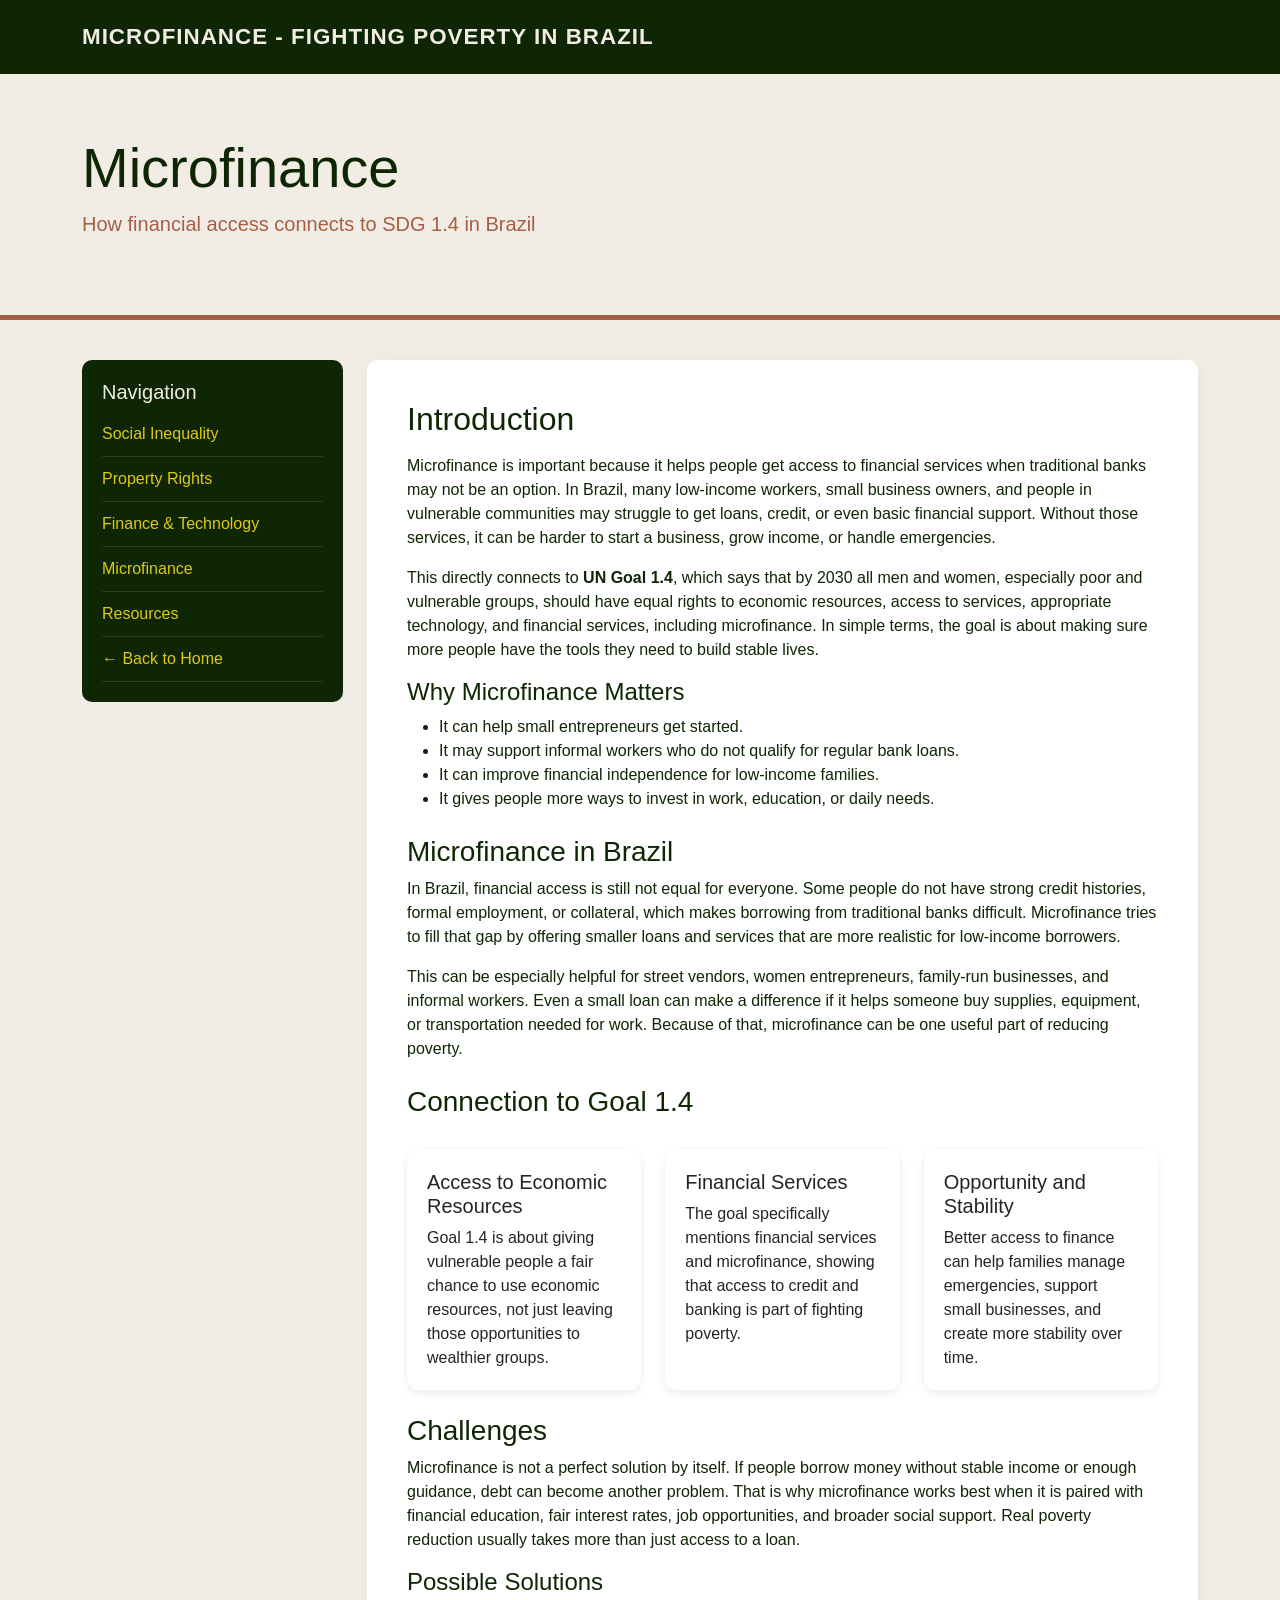
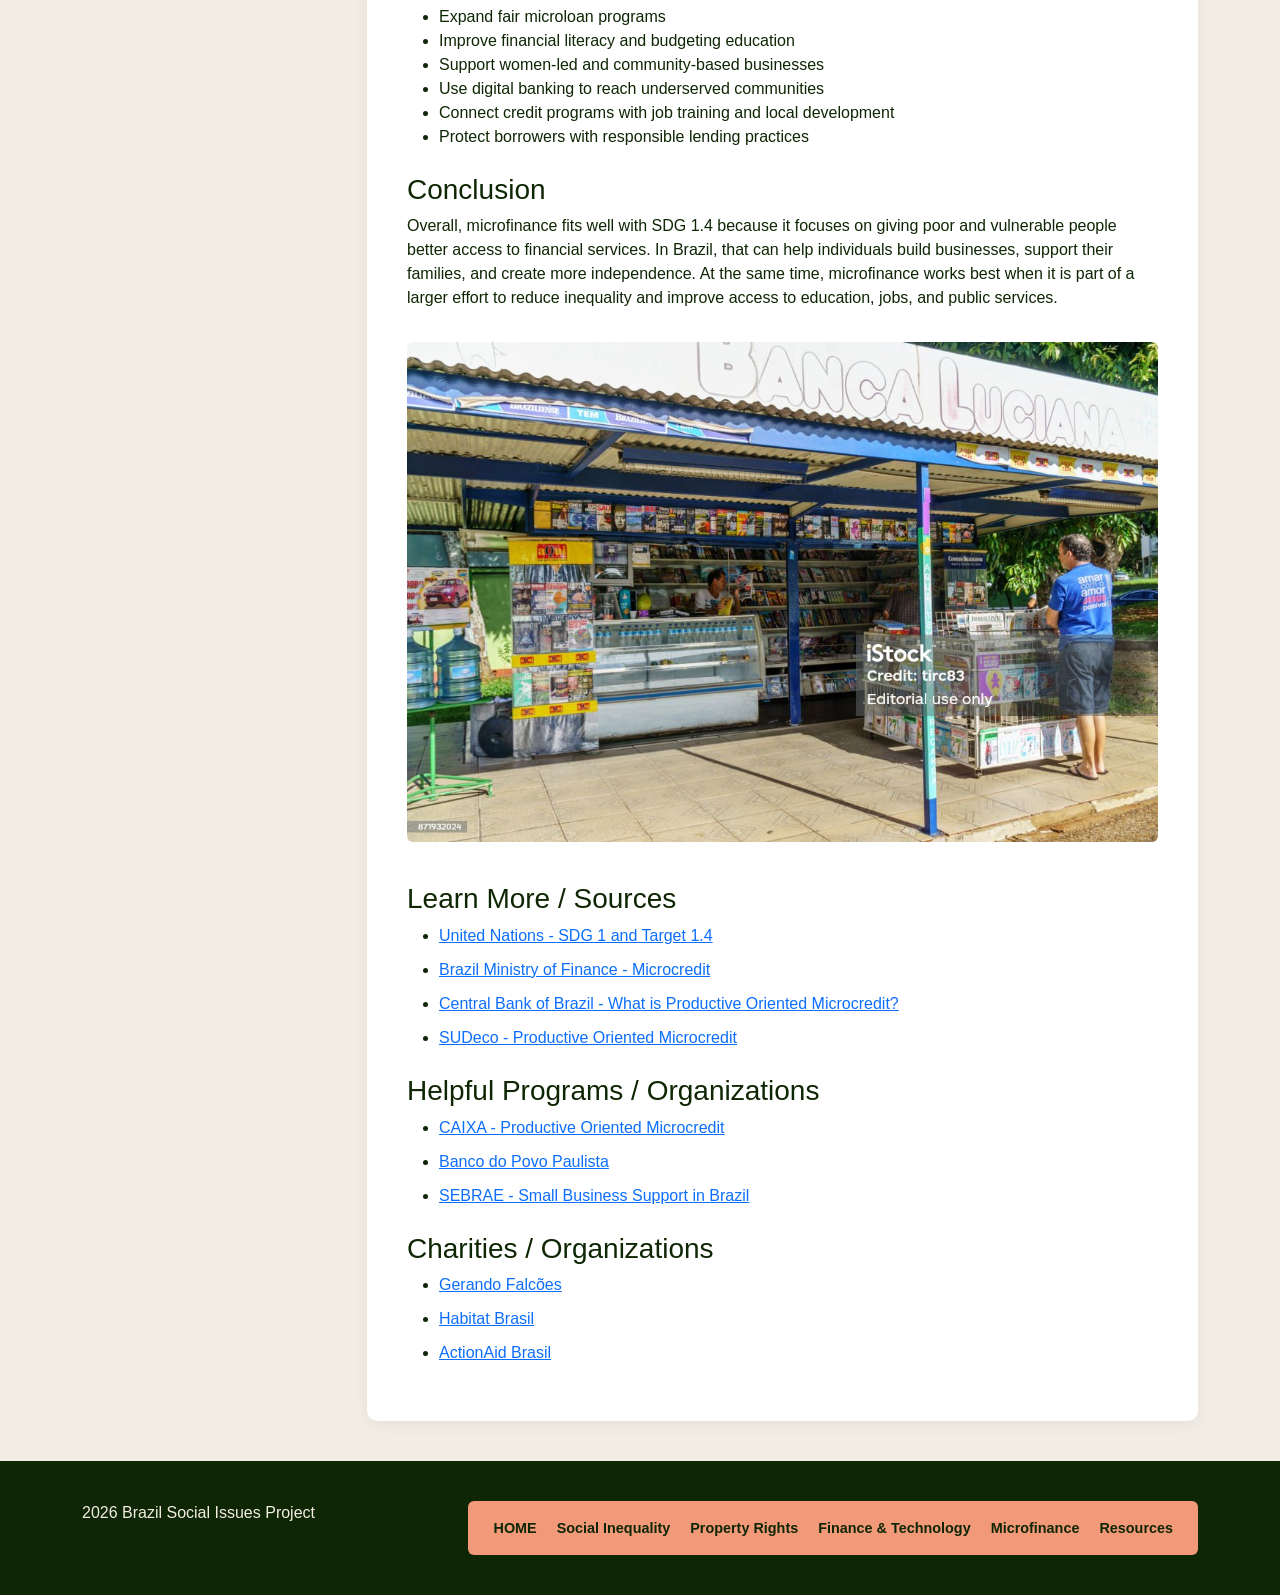
<file: page4.html>
<!DOCTYPE html>
<html lang="en">
<head>
    <meta charset="UTF-8">
    <meta name="viewport" content="width=device-width, initial-scale=1.0">
    <title>Microfinance - Brazil Social Issues</title>

    <link href="https://cdn.jsdelivr.net/npm/bootstrap@5.3.0/dist/css/bootstrap.min.css" rel="stylesheet">
    <link rel="stylesheet" href="css/style.css">
    <link rel="stylesheet" href="css/stylepages.css">

    
</head>
<body>

    <!-- Nav Bar -->
    <nav class="navbar navbar-expand-lg">
        <div class="container">
            <a class="navbar-brand" href="index.html">MICROFINANCE - FIGHTING POVERTY IN BRAZIL</a>
        </div>
    </nav>

    <header class="header-banner">
        <div class="container">
            <h1 class="display-4">Microfinance</h1>
            <p class="lead" style="color: var(--rust);">
                How financial access connects to SDG 1.4 in Brazil
            </p>
        </div>
    </header>

    <div class="container">
        <div class="row">
            <!-- Sidebar -->
            <div class="col-md-3">
            <div class="sidebar-nav sticky-sidebar">
                <h5>Navigation</h5>
                <a href="page1.html">Social Inequality</a>
                <a href="page2.html">Property Rights</a>
                <a href="page3.html">Finance & Technology</a>
                <a href="page4.html">Microfinance</a>
                <a href="resources.html">Resources</a>
                <a href="index.html">← Back to Home</a>
            </div>
        </div>

            <div class="col-md-9">
                <div class="content-main">
                    <h2 class="mb-3">Introduction</h2>
                    <p>
                        Microfinance is important because it helps people get access to financial services when
                        traditional banks may not be an option. In Brazil, many low-income workers, small business
                        owners, and people in vulnerable communities may struggle to get loans, credit, or even
                        basic financial support. Without those services, it can be harder to start a business,
                        grow income, or handle emergencies.
                    </p>

                    <p>
                        This directly connects to <strong>UN Goal 1.4</strong>, which says that by 2030 all men
                        and women, especially poor and vulnerable groups, should have equal rights to economic
                        resources, access to services, appropriate technology, and financial services, including
                        microfinance. In simple terms, the goal is about making sure more people have the tools
                        they need to build stable lives.
                    </p>

                    <div class="section-box">
                        <h4>Why Microfinance Matters</h4>
                        <ul>
                            <li>It can help small entrepreneurs get started.</li>
                            <li>It may support informal workers who do not qualify for regular bank loans.</li>
                            <li>It can improve financial independence for low-income families.</li>
                            <li>It gives people more ways to invest in work, education, or daily needs.</li>
                        </ul>
                    </div>

                    <h3 class="mt-4">Microfinance in Brazil</h3>
                    <p>
                        In Brazil, financial access is still not equal for everyone. Some people do not have strong
                        credit histories, formal employment, or collateral, which makes borrowing from traditional
                        banks difficult. Microfinance tries to fill that gap by offering smaller loans and services
                        that are more realistic for low-income borrowers.
                    </p>

                    <p>
                        This can be especially helpful for street vendors, women entrepreneurs, family-run businesses,
                        and informal workers. Even a small loan can make a difference if it helps someone buy supplies,
                        equipment, or transportation needed for work. Because of that, microfinance can be one useful
                        part of reducing poverty.
                    </p>

                    <h3 class="mt-4">Connection to Goal 1.4</h3>
                    <div class="row g-4 my-2">
                        <div class="col-md-4">
                            <div class="card goal-card">
                                <div class="card-body">
                                    <h5 class="card-title">Access to Economic Resources</h5>
                                    <p class="card-text">
                                        Goal 1.4 is about giving vulnerable people a fair chance to use economic resources,
                                        not just leaving those opportunities to wealthier groups.
                                    </p>
                                </div>
                            </div>
                        </div>

                        <div class="col-md-4">
                            <div class="card goal-card">
                                <div class="card-body">
                                    <h5 class="card-title">Financial Services</h5>
                                    <p class="card-text">
                                        The goal specifically mentions financial services and microfinance, showing that
                                        access to credit and banking is part of fighting poverty.
                                    </p>
                                </div>
                            </div>
                        </div>

                        <div class="col-md-4">
                            <div class="card goal-card">
                                <div class="card-body">
                                    <h5 class="card-title">Opportunity and Stability</h5>
                                    <p class="card-text">
                                        Better access to finance can help families manage emergencies, support small businesses,
                                        and create more stability over time.
                                    </p>
                                </div>
                            </div>
                        </div>
                    </div>

                    <h3 class="mt-4">Challenges</h3>
                    <p>
                        Microfinance is not a perfect solution by itself. If people borrow money without stable income
                        or enough guidance, debt can become another problem. That is why microfinance works best when it
                        is paired with financial education, fair interest rates, job opportunities, and broader social
                        support. Real poverty reduction usually takes more than just access to a loan.
                    </p>

                    <div class="section-box">
                        <h4>Possible Solutions</h4>
                        <ul>
                            <li>Expand fair microloan programs</li>
                            <li>Improve financial literacy and budgeting education</li>
                            <li>Support women-led and community-based businesses</li>
                            <li>Use digital banking to reach underserved communities</li>
                            <li>Connect credit programs with job training and local development</li>
                            <li>Protect borrowers with responsible lending practices</li>
                        </ul>
                    </div>

                    <h3 class="mt-4">Conclusion</h3>
                    <p>
                        Overall, microfinance fits well with SDG 1.4 because it focuses on giving poor and vulnerable
                        people better access to financial services. In Brazil, that can help individuals build businesses,
                        support their families, and create more independence. At the same time, microfinance works best
                        when it is part of a larger effort to reduce inequality and improve access to education, jobs,
                        and public services.
                    </p>

                    
                    

                    <img
                        src="images\brazillian store.jpg"
                        class="img-fluid rounded my-3"
                        alt="Microfinance in Brazil">

                    <h3 class="mt-4">Learn More / Sources</h3>
<ul class="links-list">
    <li>
        <a href="https://sdgs.un.org/goals/goal1" target="_blank">
            United Nations - SDG 1 and Target 1.4
        </a>
    </li>
    <li>
        <a href="https://www.gov.br/fazenda/pt-br/assuntos/politica-agricola-e-meio-ambiente/atuacao-spe/microcredito" target="_blank">
            Brazil Ministry of Finance - Microcredit
        </a>
    </li>
    <li>
        <a href="https://www.bcb.gov.br/meubc/faqs/p/o-que-e-microcredito-produtivo-orientado" target="_blank">
            Central Bank of Brazil - What is Productive Oriented Microcredit?
        </a>
    </li>
    <li>
        <a href="https://www.gov.br/sudeco/pt-br/assuntos/microcredito-produtivo-orientado/microcredito-produtivo-orientado-mpo-sudeco" target="_blank">
            SUDeco - Productive Oriented Microcredit
        </a>
    </li>
</ul>

<h3 class="mt-4">Helpful Programs / Organizations</h3>
<ul class="links-list">
    <li>
        <a href="https://www.caixa.gov.br/empresa/microfinancas/empreendedores-informais/microcredito-produtivo-orientado/Paginas/default.aspx" target="_blank">
            CAIXA - Productive Oriented Microcredit
        </a>
    </li>
    <li>
        <a href="https://www.bancodopovo.sp.gov.br/" target="_blank">
            Banco do Povo Paulista
        </a>
    </li>
    <li>
        <a href="https://sebrae.com.br/sites/PortalSebrae" target="_blank">
            SEBRAE - Small Business Support in Brazil
        </a>
    </li>
</ul>

                    <h3 class="mt-4">Charities / Organizations</h3>
                    <ul class="links-list">
                        <li><a href="https://gerandofalcoes.com/" target="_blank">Gerando Falcões</a></li>
                        <li><a href="https://habitatbrasil.org.br/" target="_blank">Habitat Brasil</a></li>
                        <li><a href="https://www.right2city.org/organizations/aab/" target="_blank">ActionAid Brasil</a></li>
                    </ul>
                </div>
            </div>
        </div>
    </div>

    <footer>
        <div class="container clearfix">
            <p class="float-start">2026 Brazil Social Issues Project</p>
            <div class="footer-nav-box">
                <ul class="d-flex align-items-center mb-0">
                    <li><a href="index.html">HOME</a></li>
                    <li><a href="page1.html">Social Inequality</a></li>
                    <li><a href="page2.html">Property Rights</a></li>
                    <li><a href="page3.html">Finance & Technology</a></li>
                    <li><a href="page4.html">Microfinance</a></li>
                    <li><a href="resources.html">Resources</a></li>
                </ul>
            </div>
        </div>
    </footer>

    <script src="https://cdn.jsdelivr.net/npm/bootstrap@5.3.0/dist/js/bootstrap.bundle.min.js"></script>
</body>
</html>
</file>
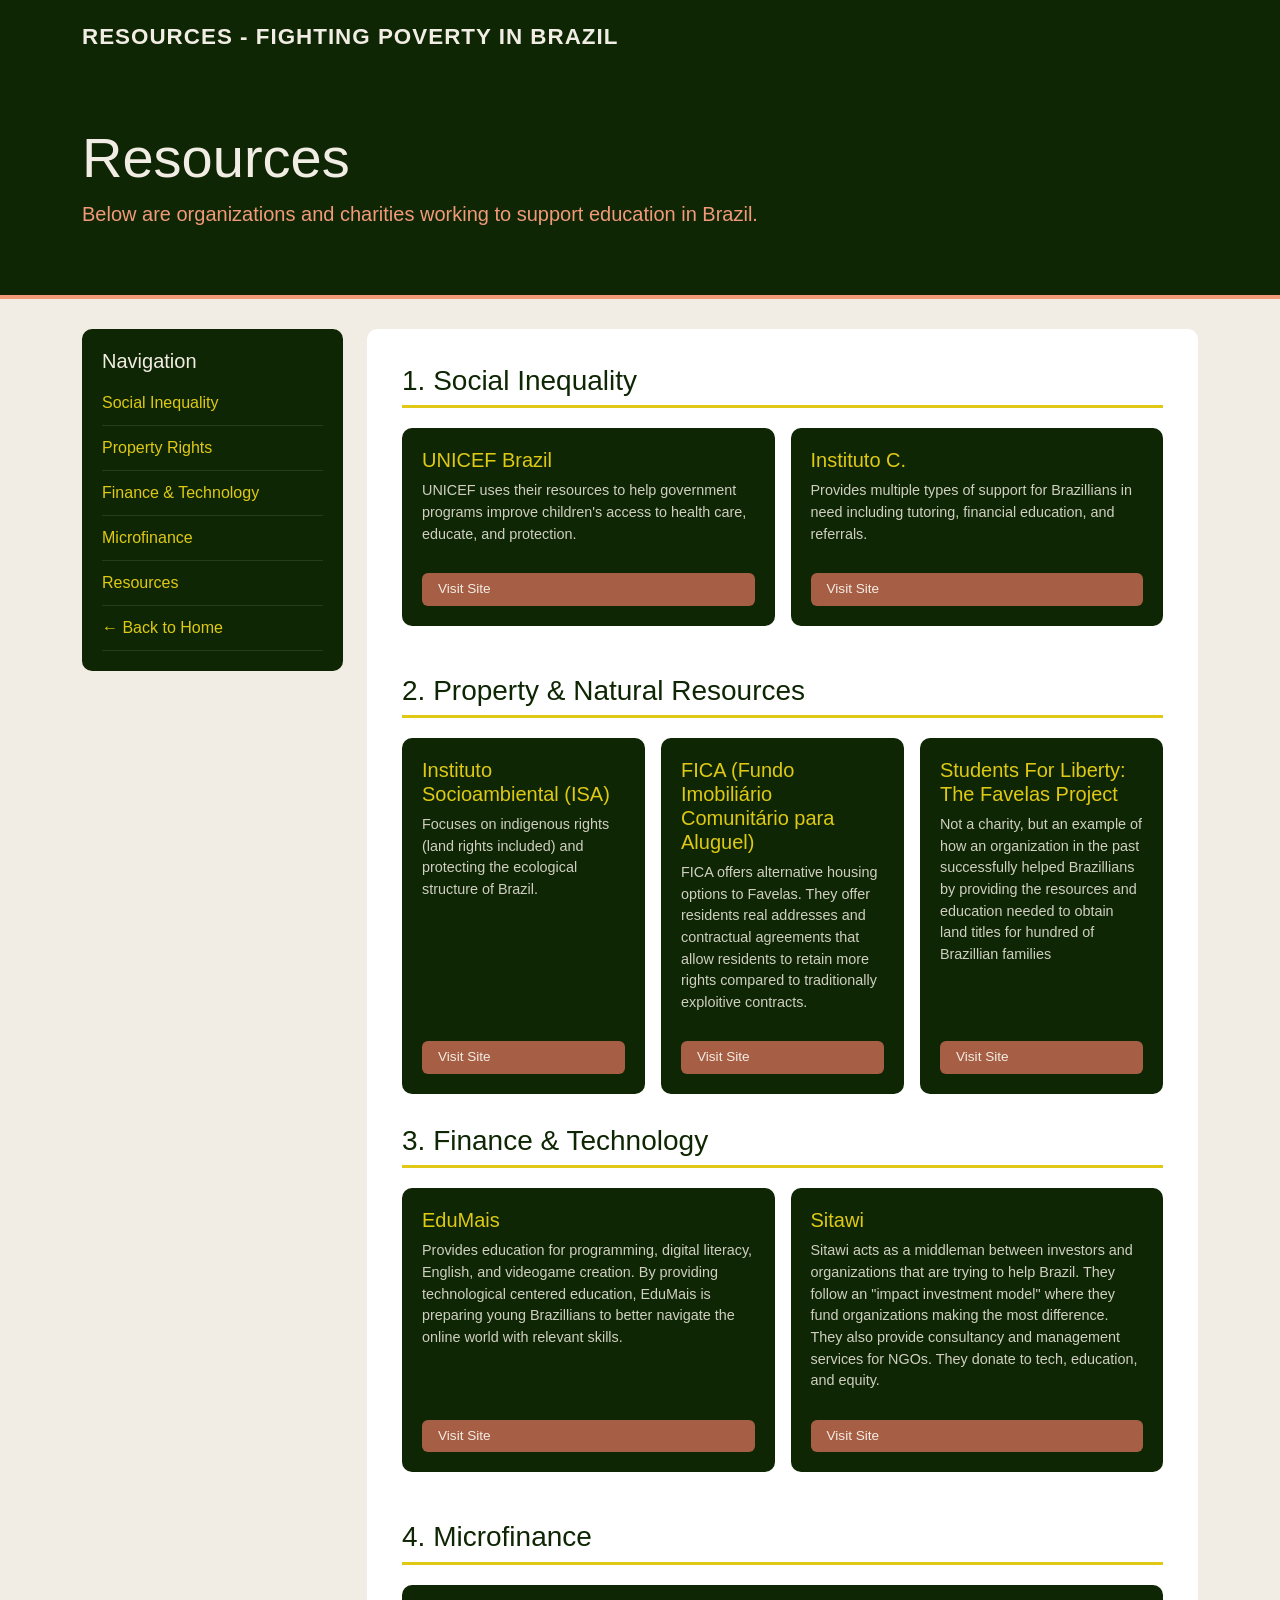
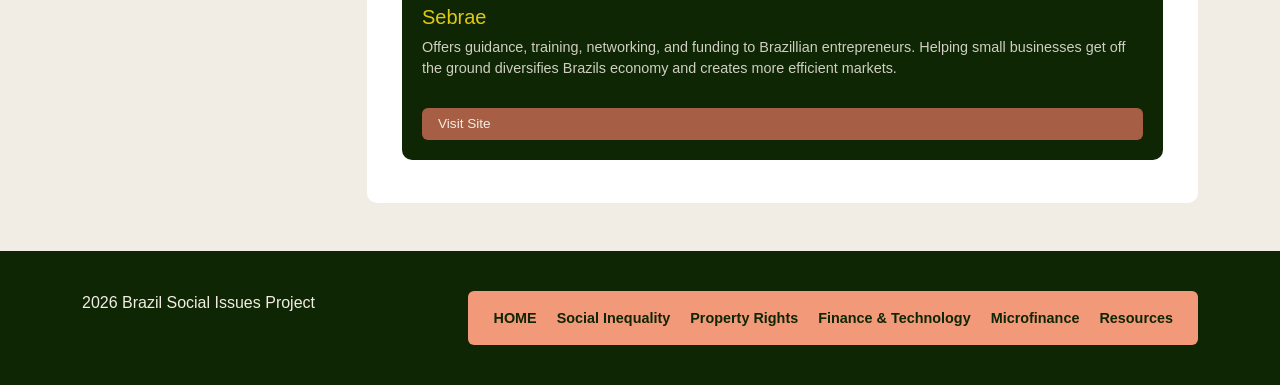
<file: resources.html>
<!DOCTYPE html>
<html lang="en">
<head>
    <meta charset="UTF-8">
    <meta name="viewport" content="width=device-width, initial-scale=1.0">
    <title>Resources - Brazil Social Issues</title>
    <!-- Bootstrap 5 CSS -->
    <link href="https://cdn.jsdelivr.net/npm/bootstrap@5.3.0/dist/css/bootstrap.min.css" rel="stylesheet">
    <!-- Custom Style -->
    <link rel="stylesheet" href="css/style.css">
    <style>
        html, body {
            height: 100%;
        }
        body {
            display: flex;
            flex-direction: column;
        }
        footer {
            margin-top: auto;
        }
        .resource-section-title {
            color: var(--dark-green);
            border-bottom: 3px solid var(--yellow);
            padding-bottom: 8px;
            margin-bottom: 20px;
            margin-top: 30px;
        }
        .resource-section-title:first-of-type {
            margin-top: 0;
        }
        .resource-card {
            background-color: var(--dark-green);
            color: var(--off-white);
            border-radius: 10px;
            padding: 20px;
            height: 100%;
            display: flex;
            flex-direction: column;
            justify-content: space-between;
        }
        .resource-card h5 {
            color: var(--yellow);
            margin-bottom: 8px;
        }
        .resource-card p {
            font-size: 0.9rem;
            color: var(--off-white);
            opacity: 0.85;
            flex-grow: 1;
        }
        .resource-card .btn-resource {
            background-color: var(--rust);
            color: var(--off-white);
            border: none;
            border-radius: 6px;
            padding: 6px 16px;
            font-size: 0.85rem;
            text-decoration: none;
            display: inline-block;
            margin-top: 12px;
            transition: background-color 0.2s;
        }
        .resource-card .btn-resource:hover {
            background-color: var(--peach);
            color: var(--dark-green);
        }
        .sidebar-nav .active-link {
            color: var(--peach) !important;
            font-weight: bold;
        }
        .header-banner h1 {
            color: var(--off-white);
        }
        .sticky-sidebar {
        position: sticky;
        top: 20px; /* distance from top of screen */
        }
    </style>
</head>
<body>

    <!-- Nav Bar -->
    <nav class="navbar navbar-expand-lg">
        <div class="container">
            <a class="navbar-brand" href="index.html">RESOURCES - FIGHTING POVERTY IN BRAZIL</a>
        </div>
    </nav>

    <!-- Header Banner -->
    <header class="header-banner">
        <div class="container">
            <h1 class="display-4">Resources</h1>
            <p class="lead">
                Below are organizations and charities working to support
                education in Brazil.
            </p>
        </div>
    </header>

    <div class="container mb-5">
        <div class="row">

            <!-- Sidebar -->
            <div class="col-md-3">
                <div class="sidebar-nav sticky-sidebar">
                    <h5>Navigation</h5>
                    <a href="page1.html">Social Inequality</a>
                    <a href="page2.html">Property Rights</a>
                    <a href="page3.html">Finance & Technology</a>
                    <a href="page4.html">Microfinance</a>
                    <a href="resources.html">Resources</a>
                    <a href="index.html" class="text-peach">← Back to Home</a>
                </div>
            </div>

            <!-- Main Content -->
            <div class="col-md-9">
                <div class="content-main">
                   
                    <!-- Section 1: equal right to resources-->
                    <h3 class="resource-section-title">1. Social Inequality</h3>
                    <div class="row g-3 mb-5">
                        <div class="col-sm-6 col-lg-6">
                            <div class="resource-card">
                                <div>
                                    <h5>UNICEF Brazil</h5>
                                    <p>UNICEF uses their resources to help government programs improve children's access to health care, educate, and protection.</p>
                                </div>
                                <a href="https://www.unicefusa.org/what-unicef-does/where-unicef-works/south-america/brazil" class="btn-resource">Visit Site</a>
                            </div>
                        </div>
                        <div class="col-sm-6 col-lg-6">
                            <div class="resource-card">
                                <div>
                                    <h5>Instituto C.</h5>
                                    <p>Provides multiple types of support for Brazillians in need including tutoring, financial education, and referrals.</p>
                                </div>
                                <a href="https://institutoc.org.br/en/home-eng/" class="btn-resource">Visit Site</a>
                            </div>
                        </div>
                    </div>

                    <!-- Section 2: property & natural resources -->
                    <h3 class="resource-section-title">2. Property & Natural Resources</h3>
                    <div class="row g-3 mb-2">
                        <div class="col-sm-6 col-lg-4">
                            <div class="resource-card">
                                <div>
                                    <h5>Instituto Socioambiental (ISA)</h5>
                                    <p>Focuses on indigenous rights (land rights included) and 
                                       protecting the ecological structure of Brazil.</p>
                                </div>
                                <a href="https://www.socioambiental.org/en/" class="btn-resource">Visit Site</a>
                            </div>
                        </div>
                        <div class="col-sm-6 col-lg-4">
                            <div class="resource-card">
                                <div>
                                    <h5>FICA (Fundo Imobiliário Comunitário para Aluguel)</h5>
                                    <p>FICA offers alternative housing options to Favelas. 
                                       They offer residents real addresses and contractual agreements
                                       that allow residents to retain more rights compared to traditionally 
                                       exploitive contracts.</p>
                                </div>
                                <a href="https://www.wealth-inequality.net/projectfica" class="btn-resource">Visit Site</a>
                            </div>
                        </div>
                        <div class="col-sm-6 col-lg-4">
                            <div class="resource-card">
                                <div>
                                    <h5>Students For Liberty: The Favelas Project</h5>
                                    <p>Not a charity, but an example of how an organization in the past
                                        successfully helped Brazillians by providing the resources and education
                                        needed to obtain land titles for hundred of Brazillian families
                                    </p>
                                </div>
                                <a href="https://studentsforliberty.org/success-story/the-favelas-project-granting-property-rights-to-thousands-of-brazilians/" class="btn-resource">Visit Site</a>
                            </div>
                        </div>
                    </div>

                    <!-- Section 3: fin & tech -->
                    <h3 class="resource-section-title">3. Finance & Technology</h3>
                    <div class="row g-3 mb-5">
                        <div class="col-sm-6 col-lg-6">
                            <div class="resource-card">
                                <div>
                                    <h5>EduMais</h5>
                                    <p>Provides education for programming, digital literacy, English, and videogame creation.
                                        By providing technological centered education, EduMais is preparing young Brazillians to
                                        better navigate the online world with relevant skills.
                                    </p>
                                </div>
                                <a href="https://edumais.org/mission/" class="btn-resource">Visit Site</a>
                            </div>
                        </div>
                        <div class="col-sm-6 col-lg-6">
                            <div class="resource-card">
                                <div>
                                    <h5>Sitawi</h5>
                                    <p>Sitawi acts as a middleman between investors and organizations that are trying to help Brazil.
                                        They follow an "impact investment model" where they fund organizations
                                        making the most difference. They also provide consultancy and management
                                        services for NGOs. They donate to tech, education, and equity.
                                    </p>
                                </div>
                                <a href="https://sitawi.net/en/" class="btn-resource">Visit Site</a>
                            </div>
                        </div>
                    </div>

                    <!-- Section 4: Microfinance-->
                    <h3 class="resource-section-title">4. Microfinance</h3>
                    <div class="row g-3 mb-2">
                        <div class="col-lg-12">
                            <div class="resource-card">
                                <div>
                                    <h5>Sebrae</h5>
                                    <p>Offers guidance, training, networking, and funding to
                                        Brazillian entrepreneurs. Helping small businesses get off the
                                        ground diversifies Brazils economy and creates more efficient markets.
                                    </p>
                                </div>
                                <a href="https://sebrae.com.br/sobre-nos" class="btn-resource">Visit Site</a>
                            </div>
                        </div>
                    </div>
                </div>
            </div>
        </div>
    </div>

    <!-- Footer -->
    <footer>
        <div class="container clearfix">
            <p class="float-start">2026 Brazil Social Issues Project</p>
            <div class="footer-nav-box">
                <ul class="d-flex align-items-center mb-0">
                    <li><a href="index.html">HOME</a></li>
                    <li><a href="page1.html">Social Inequality</a></li>
                    <li><a href="page2.html">Property Rights</a></li>
                    <li><a href="page3.html">Finance & Technology</a></li>
                    <li><a href="page4.html">Microfinance</a></li>
                    <li><a href="resources.html">Resources</a></li>
                </ul>
            </div>
        </div>
    </footer>

    <!-- Bootstrap 5 JS Bundle -->
    <script src="https://cdn.jsdelivr.net/npm/bootstrap@5.3.0/dist/js/bootstrap.bundle.min.js"></script>
</body>
</html>
</file>
<file: css/style.css>
/* Brazil Social Issues - Theme Colors */
:root {
    --dark-green: #0E2603;
    --yellow: #DFC914;
    --off-white: #F2EDE4;
    --rust: #A65E44;
    --peach: #F29979;
}

body {
    background-color: var(--off-white);
    color: var(--dark-green);
    font-family: 'Segoe UI', Tahoma, Geneva, Verdana, sans-serif;
}

/* ---- Nav Bar ---- */
.navbar {
    background-color: var(--dark-green);
    padding: 15px 0;
}

.navbar-brand {
    color: var(--off-white) !important;
    font-weight: bold;
    font-size: 1.4rem;
    letter-spacing: 1px;
}

.navbar-nav .nav-link {
    color: var(--off-white) !important;
}

.navbar-nav .nav-link:hover {
    color: var(--yellow) !important;
}

/* ---- Hero Mission Wrapper ---- */
.hero-mission-wrapper {
    display: flex;
    gap: 30px;
    align-items: center;
    margin-top: 25px;
}

/* ---- Hero Section ---- */
.hero-section {
    background-color: var(--off-white);
    background-image: url('../images/index/Flag_map_of_brazil.png');
    background-size: contain;
    background-position: center;
    background-repeat: no-repeat;
    border-radius: 20px;
    padding: 40px;
    min-height: 400px;
    flex: 1;
    position: relative;
    overflow: hidden;
}

.hero-section .hero-image-placeholder {
    color: var(--off-white);
    font-size: 1.2rem;
    opacity: 0.6;
}

.hero-section .mission-box {
    background-color: var(--peach);
    color: var(--dark-green);
    padding: 25px 30px;
    border-radius: 8px;
}

.hero-section .mission-box h3 {
    font-size: 1.3rem;
    font-weight: bold;
    margin-bottom: 10px;
}

.hero-section .mission-box p {
    margin-bottom: 0;
    font-size: 0.95rem;
}

/* ---- Mission Statement ---- */
.mission-statement {
    background-color: var(--peach);
    color: var(--dark-green);
    padding: 30px;
    border-radius: 12px;
    border-left: 5px solid var(--dark-green);
    flex: 1;
}

.mission-statement h3 {
    margin-top: 0;
    margin-bottom: 15px;
    font-size: 1.3rem;
    font-weight: bold;
}

.mission-statement p {
    margin-bottom: 0;
    line-height: 1.6;
}

/* ---- UN Goal Box ---- */
.un-goal-box {
    background-color: var(--dark-green);
    color: var(--off-white);
    padding: 30px;
    border-radius: 12px;
    border-left: 5px solid var(--yellow);
}

.un-goal-box h4 {
    color: var(--yellow);
    margin-bottom: 10px;
}

/* ---- Content Row ---- */
.content-row {
    margin-top: 25px;
}

.content-box {
    background-color: var(--dark-green);
    color: var(--off-white);
    padding: 25px;
    border-radius: 12px;
    min-height: 320px;
}

.content-box h4 {
    color: var(--yellow);
    margin-bottom: 15px;
}

.content-box .carousel-item a {
    text-decoration: none;
}

.content-box .carousel-slide {
    background-color: var(--rust);
    color: var(--off-white);
    padding: 40px 20px;
    border-radius: 10px;
    text-align: center;
}

.content-box .carousel-slide h5 {
    margin: 0;
    font-size: 1.1rem;
}

/* Topic carousel arrows - below content, visible */
.content-box .carousel-control-prev,
.content-box .carousel-control-next {
    position: relative;
    display: inline-block;
    width: 35px;
    height: 35px;
    background-color: var(--peach);
    border-radius: 50%;
    opacity: 1;
    margin: 0 5px;
}

.content-box .carousel-control-prev:hover,
.content-box .carousel-control-next:hover {
    background-color: var(--rust);
}

.content-box .carousel-control-prev-icon,
.content-box .carousel-control-next-icon {
    width: 16px;
    height: 16px;
}

/* Team Box (combined photo + info) */
.team-box {
    background-color: var(--dark-green);
    color: var(--off-white);
    padding: 25px;
    border-radius: 12px;
    min-height: 320px;
}

.team-box h4 {
    color: var(--yellow);
    margin-bottom: 15px;
}

.team-box .carousel-item img {
    border-radius: 8px;
}

.team-box .carousel-control-prev,
.team-box .carousel-control-next {
    position: relative;
    display: inline-block;
    width: 35px;
    height: 35px;
    background-color: var(--peach);
    border-radius: 50%;
    opacity: 1;
    margin: 0 5px;
}

.team-box .carousel-control-prev:hover,
.team-box .carousel-control-next:hover {
    background-color: var(--rust);
}

.team-box .carousel-control-prev-icon,
.team-box .carousel-control-next-icon {
    width: 16px;
    height: 16px;
}

/* ---- Footer ---- */
footer {
    background-color: var(--dark-green);
    color: var(--off-white);
    padding: 40px 0;
    margin-top: 40px;
}

.footer-nav-box {
    background-color: var(--peach);
    padding: 15px 25px;
    color: var(--dark-green);
    border-radius: 6px;
    float: right;
}

.footer-nav-box ul {
    list-style: none;
    padding: 0;
    margin: 0;
    display: flex;
    gap: 20px;
}

.footer-nav-box a {
    color: var(--dark-green);
    text-decoration: none;
    font-weight: bold;
    font-size: 0.9rem;
}

.footer-nav-box a:hover {
    color: var(--off-white);
}

/* ---- Utility ---- */
.text-dark-green { color: var(--dark-green); }
.text-yellow { color: var(--yellow); }
.text-peach { color: var(--peach); }

/* ---- Content Page Styles ---- */
.header-banner {
    background-color: var(--dark-green);
    color: var(--off-white);
    padding: 50px 0;
    margin-bottom: 30px;
    border-bottom: 4px solid var(--peach);
}


.header-banner .lead {
    color: var(--peach);
}

.content-main {
    background: white;
    padding: 35px;
    border-radius: 10px;
    min-height: 500px;
}

.sidebar-nav {
    background-color: var(--dark-green);
    color: var(--off-white);
    padding: 20px;
    border-radius: 10px;
}

.sidebar-nav a {
    color: var(--yellow);
    text-decoration: none;
    display: block;
    padding: 10px 0;
    border-bottom: 1px solid rgba(255,255,255,0.1);
}

.sidebar-nav a:hover {
    color: var(--peach);
}

.stat-box {
    background-color: var(--off-white);
    border-left: 4px solid var(--yellow);
    padding: 20px;
}

/* Mobile navbar fix */
@media (max-width: 576px) {
    .navbar-brand {
        font-size: 1rem !important;
        white-space: normal;
    }
}

@media (max-width: 768px) {
    footer .container {
        display: flex;
        flex-direction: column;
    }

    footer .float-start {
        float: none;
    }

    .footer-nav-box {
        float: none;
        margin-top: 15px;
    }

    .footer-nav-box ul {
        flex-wrap: wrap;
        gap: 10px;
    }
}
</file>
<file: css/stylepages.css>
/* Page Design Styles */
.header-banner {
    background-color: var(--off-white);
    color: var(--dark-green);
    padding: 60px 0;
    margin-bottom: 40px;
    border-bottom: 5px solid var(--rust);
}

.content-main {
    background: white;
    padding: 40px;
    border-radius: 10px;
    box-shadow: 0 4px 15px rgba(0,0,0,0.05);
    min-height: 600px;
}

.sidebar-card {
    background: var(--dark-green);
    color: white;
    padding: 20px;
    border-radius: 12px;
    position: sticky;
    top: 20px;
}

.sticky-sidebar {
    position: sticky;
    top: 20px; /* distance from top of screen */
}

.sidebar-card a {
    display: block;
    color: var(--yellow);
    padding: 8px 0;
    text-decoration: none;
    border-bottom: 1px solid rgba(255,255,255,0.1);
}


.sidebar-card a:hover {
    color: var(--peach);
}

.highlight-you {
    color: var(--dark-green);
    font-weight: 900;
    font-size: 1.2em;
    text-shadow: 2px 2px 0 rgba(0,0,0,0.1);
}
.goal-card {
            border: none;
            border-radius: 12px;
            box-shadow: 0 3px 10px rgba(0,0,0,0.08);
            height: 100%;
        }

.goal-card .card-body {
    padding: 20px;
}

.links-list li {
    margin-bottom: 10px;
}
.stat-box {
    background: linear-gradient(145deg, #ffffff, #f6f6f2);
    border: 1px solid rgba(0,0,0,0.08);
    border-left: 6px solid var(--rust);
    padding: 18px 20px;
    border-radius: 12px;
    box-shadow: 0 4px 12px rgba(0,0,0,0.06);
}
</file>
